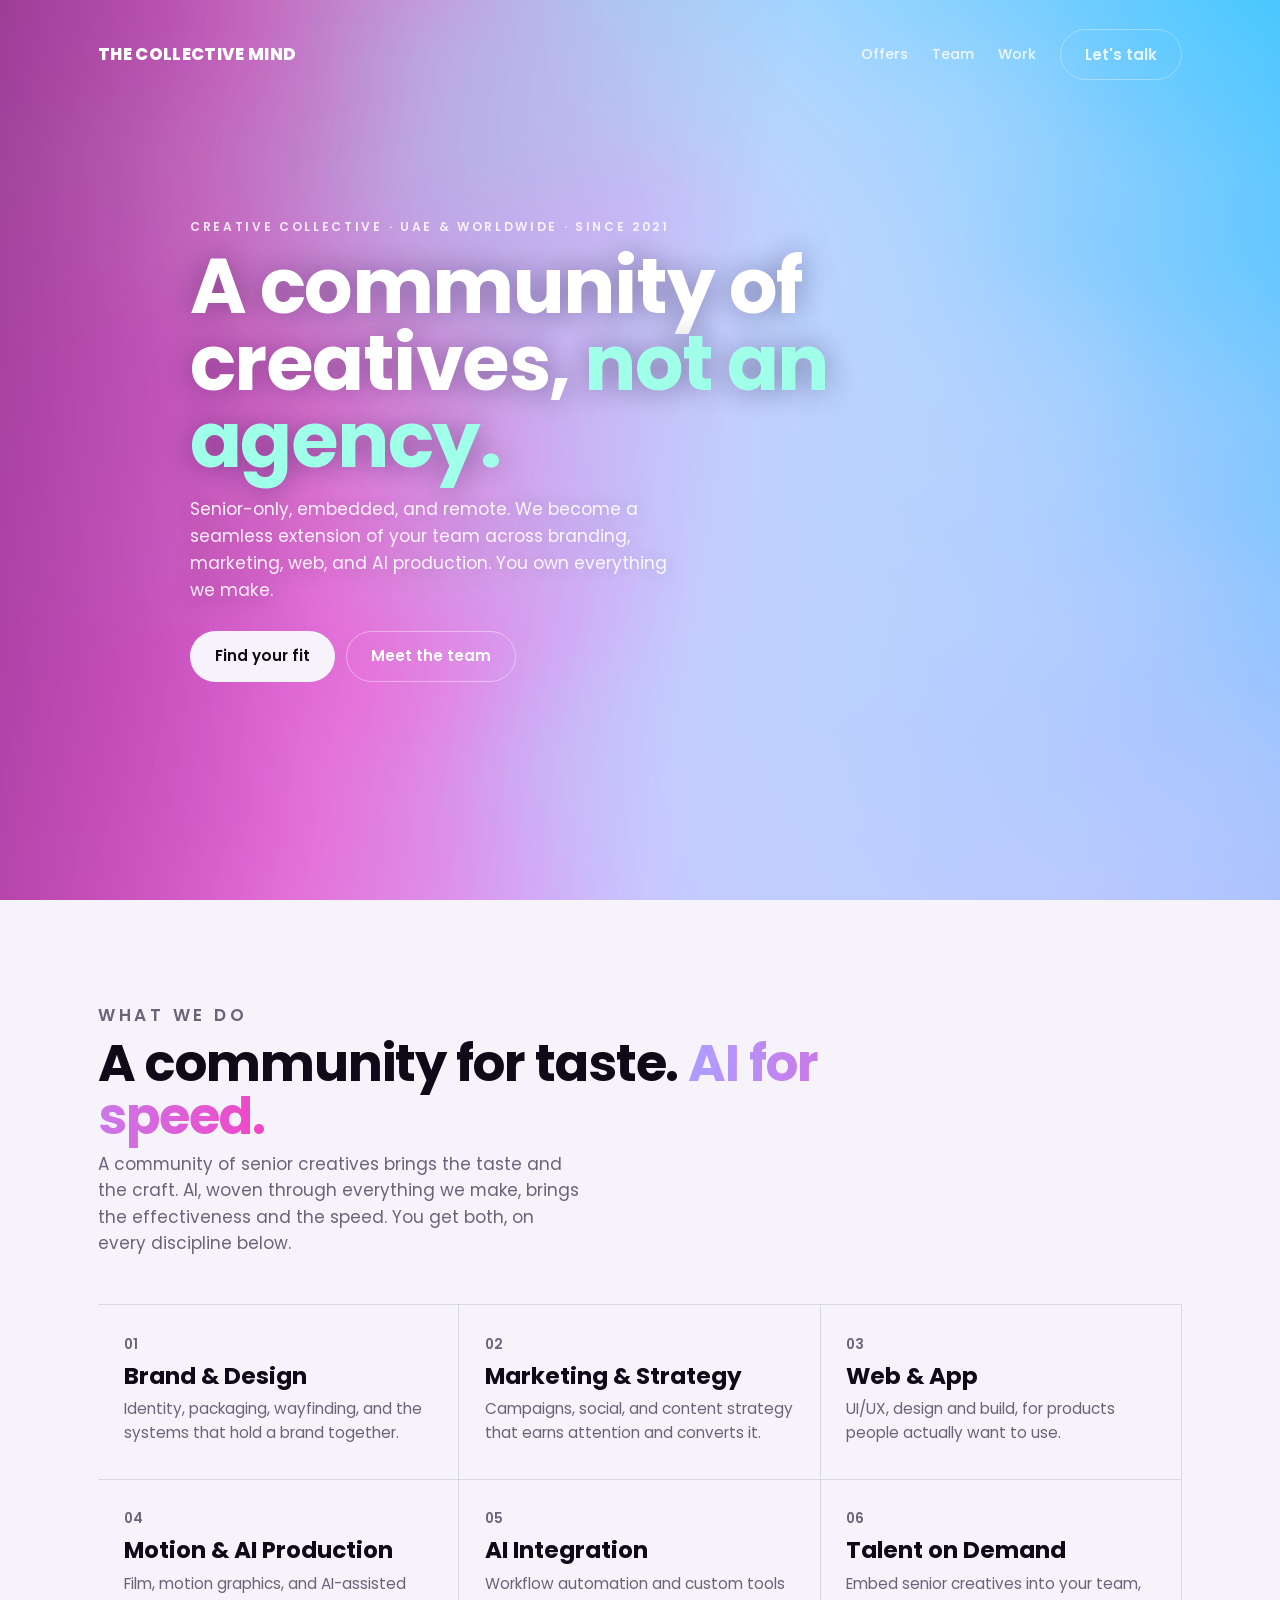
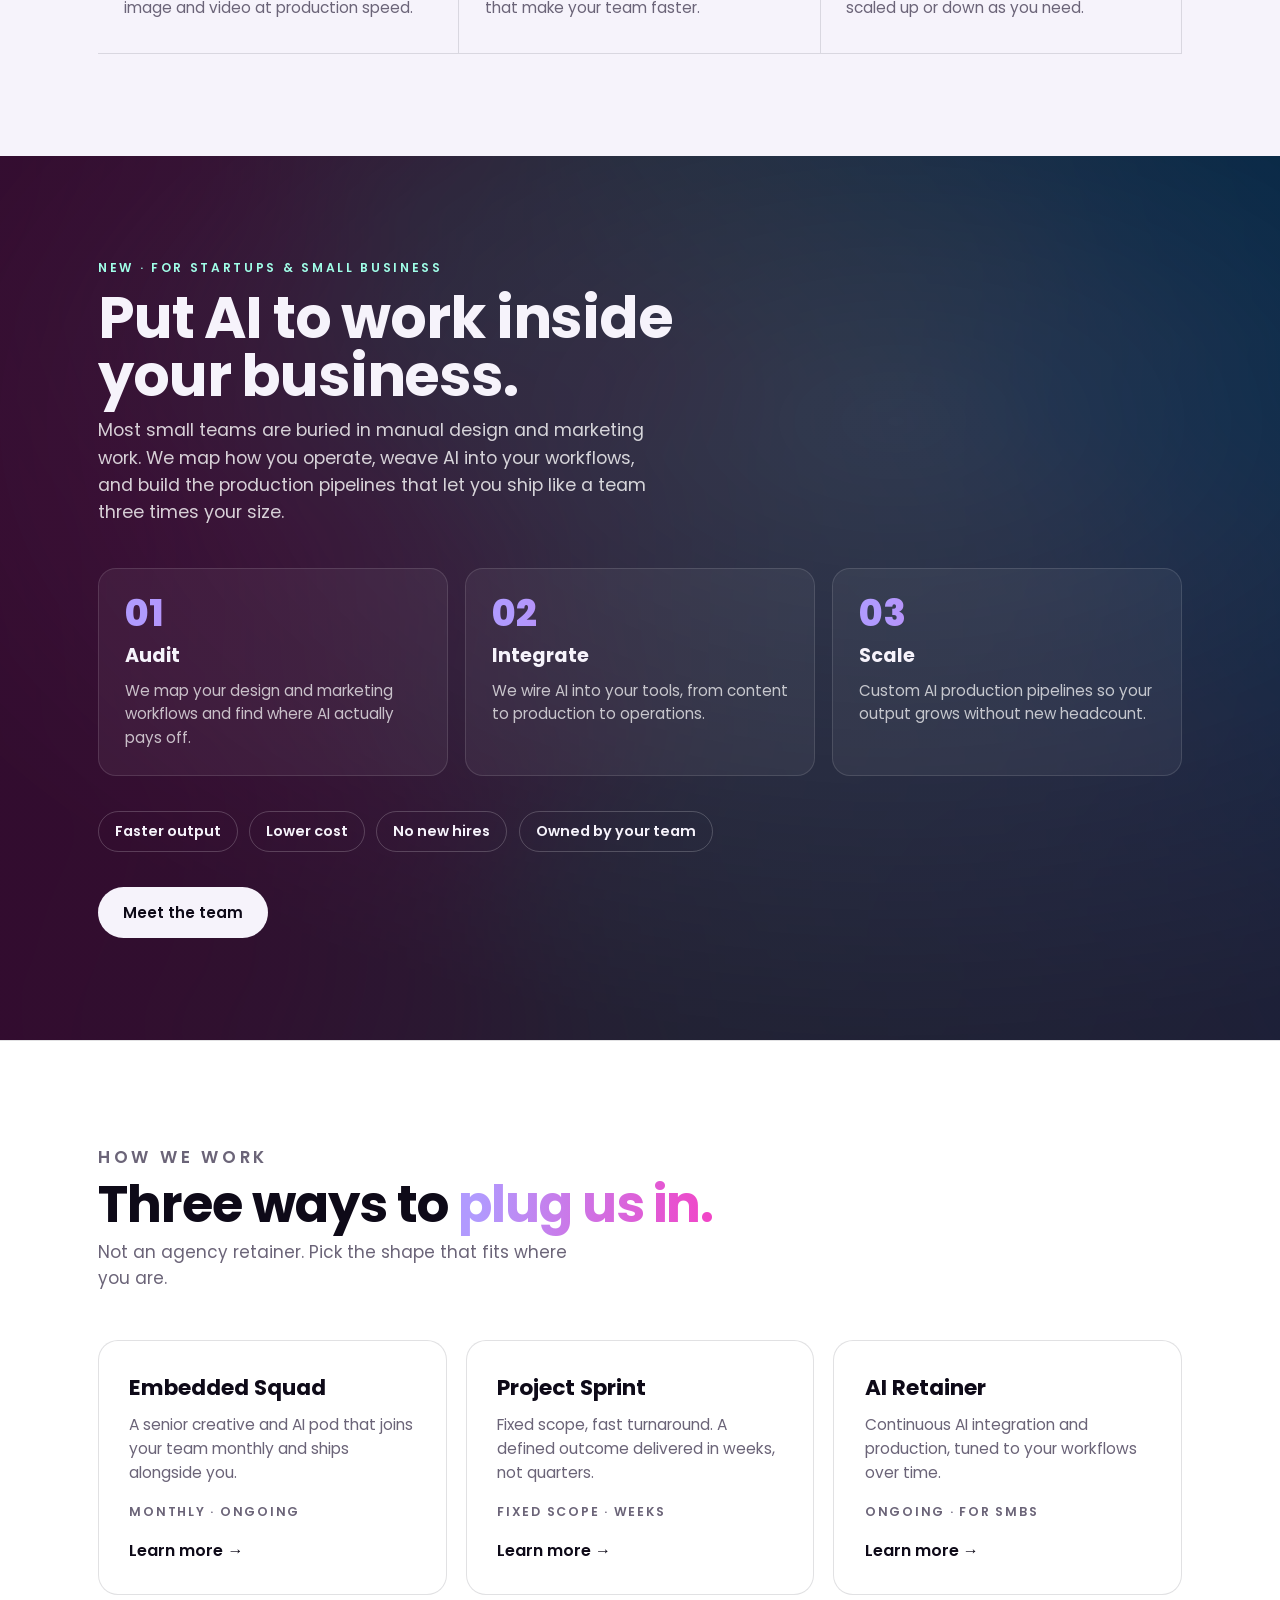
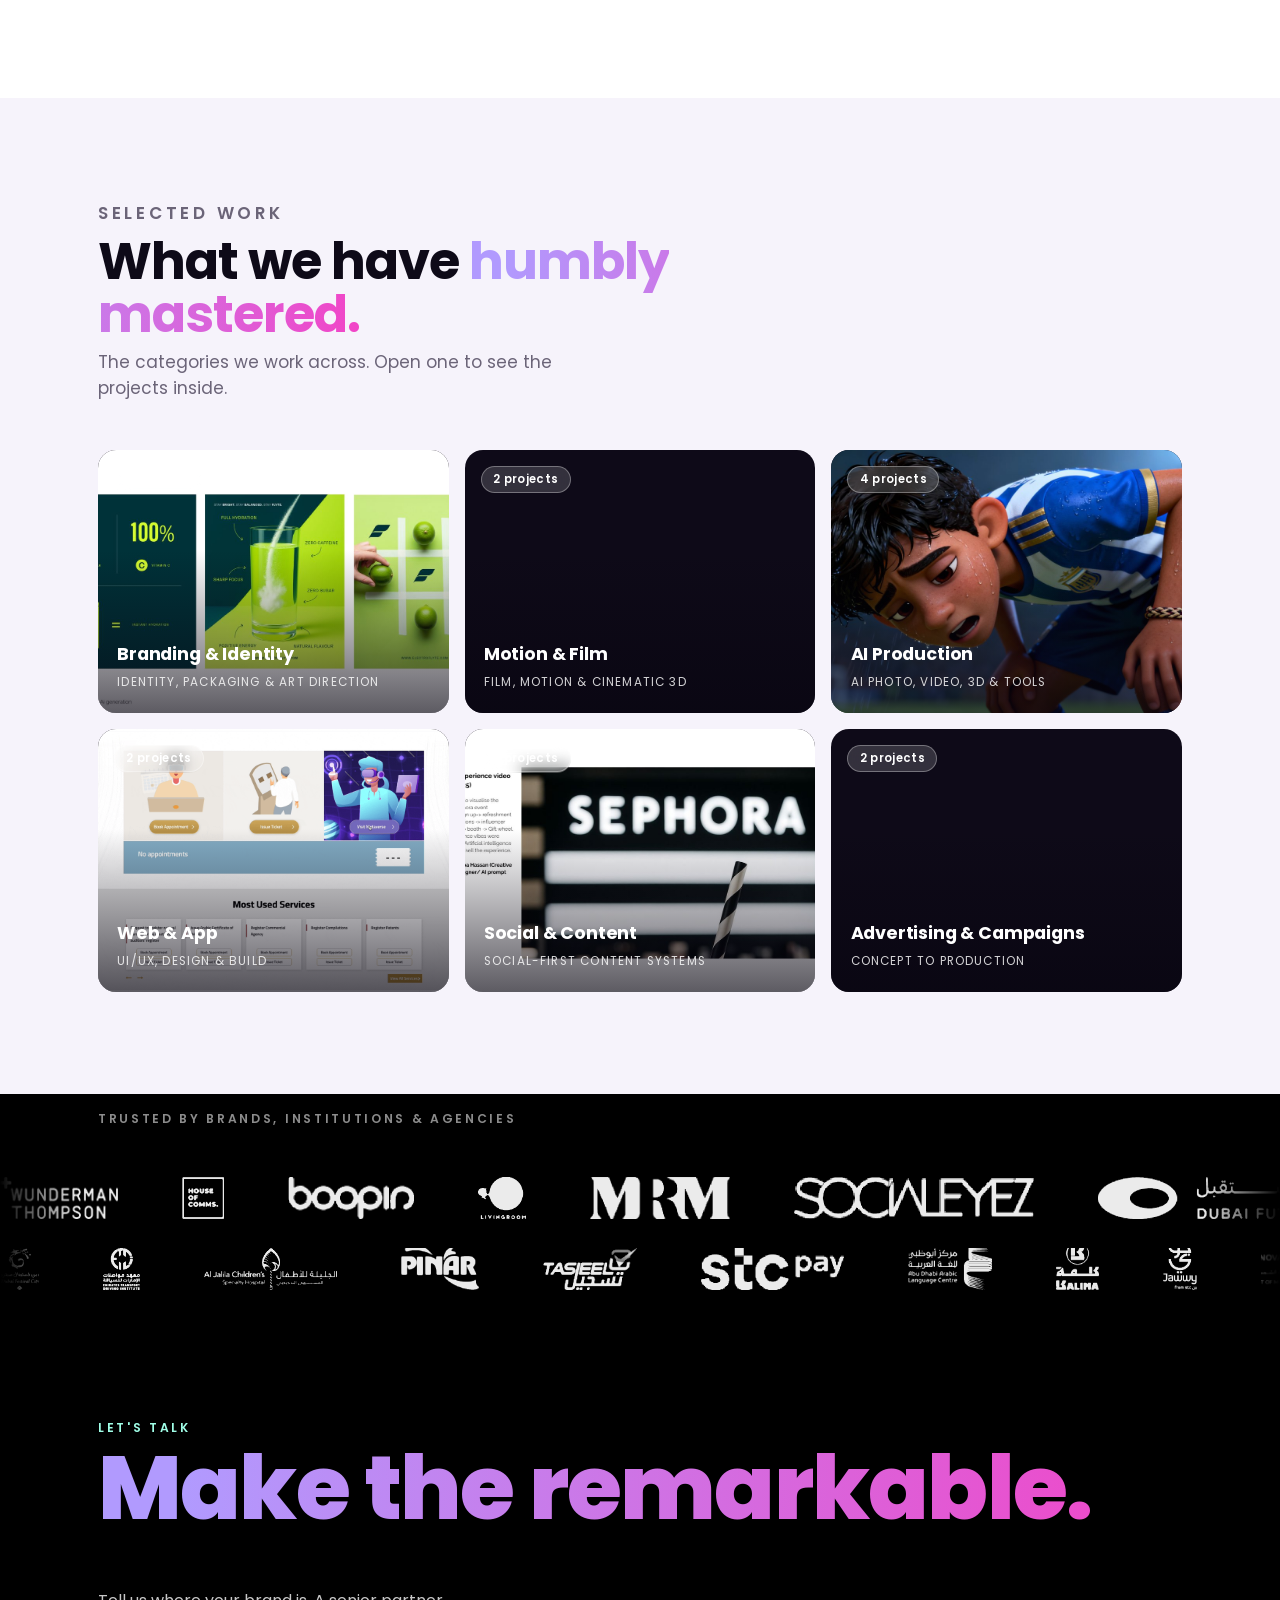
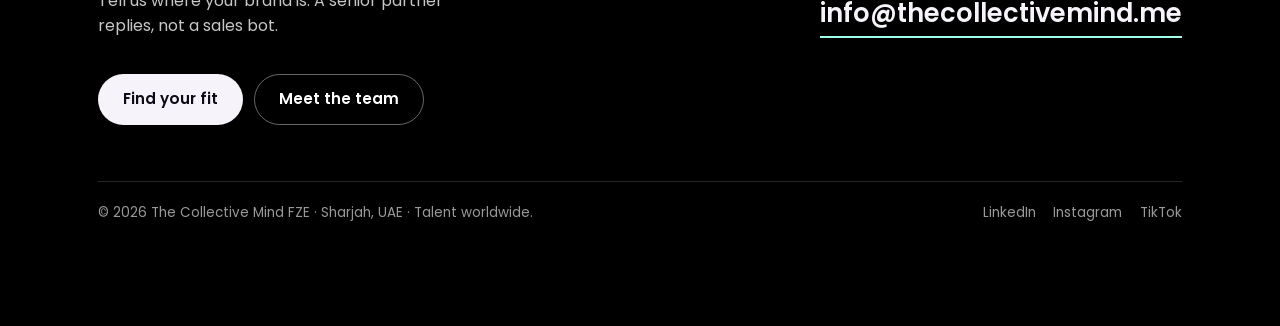
<file: index.html>
<!doctype html>
<html lang="en">
<head>
<meta charset="utf-8" />
<meta name="viewport" content="width=device-width, initial-scale=1" />
<title>The Collective Mind — a senior creative + AI collective in the UAE</title>
<meta name="description" content="A senior-only, embedded creative collective in the UAE. Branding, marketing, web & app, AI production, and custom AI for lean brands and agencies." />
<link rel="preconnect" href="https://fonts.googleapis.com" />
<link rel="preconnect" href="https://fonts.gstatic.com" crossorigin />
<link href="https://fonts.googleapis.com/css2?family=Poppins:wght@300;400;500;600;700;800&family=Roboto:wght@300;400;500;700&display=swap" rel="stylesheet" />
<link rel="stylesheet" href="style.css" />
<style>
  /* hero: design montage behind the gradient (washed) */
  .hero-bg{position:absolute;inset:0;width:100%;height:100%;object-fit:cover;z-index:-3;filter:brightness(.6) saturate(1.1) contrast(1.04)}
  .hero canvas{opacity:.82}
  /* what we do — 6 pillars */
  .pillars{display:grid;grid-template-columns:repeat(3,1fr);gap:0;border-top:1px solid var(--line)}
  @media(max-width:820px){.pillars{grid-template-columns:1fr 1fr}}
  @media(max-width:520px){.pillars{grid-template-columns:1fr}}
  .pillar{padding:1.8rem 1.6rem 2.1rem;border-bottom:1px solid var(--line);border-right:1px solid var(--line);transition:background .3s}
  .pillar:hover{background:var(--paper)}
  .pillar .n{font-family:var(--disp);font-size:.85rem;color:var(--muted);font-weight:600}
  .pillar h3{font-family:var(--disp);font-size:1.45rem;font-weight:700;margin:.55rem 0 .5rem;line-height:1.1}
  .pillar p{color:var(--muted);font-size:.96rem}
  /* AI section (dark) */
  .ai{background:var(--ink);color:var(--paper);position:relative;overflow:hidden}
  .ai .glow{position:absolute;width:55vw;height:55vw;right:-12vw;top:-12vw;border-radius:50%;background:radial-gradient(circle,rgba(242,68,198,.45),transparent 62%);filter:blur(44px);opacity:.5}
  .ai .glow2{position:absolute;width:50vw;height:50vw;left:-14vw;bottom:-20vw;border-radius:50%;background:radial-gradient(circle,rgba(36,171,255,.5),transparent 62%);filter:blur(44px);opacity:.45}
  .ai .wrap{position:relative;z-index:2}
  .ai::after{content:"";position:absolute;inset:0;z-index:1;pointer-events:none;background:radial-gradient(120% 100% at 70% 30%, rgba(8,5,16,.35), rgba(8,5,16,.62) 70%)}
  .ai .eyebrow{color:var(--mint)}
  .ai h2{font-family:var(--disp);font-weight:700;font-size:clamp(2rem,5vw,3.6rem);line-height:1.02;letter-spacing:-.02em;margin:.7rem 0;max-width:18ch}
  .ai .intro{color:rgba(255,255,255,.8);max-width:50ch;font-size:1.1rem;margin-bottom:2.6rem}
  .steps{display:grid;grid-template-columns:repeat(3,1fr);gap:1.1rem}
  @media(max-width:760px){.steps{grid-template-columns:1fr}}
  .step{background:rgba(255,255,255,.05);border:1px solid rgba(255,255,255,.12);border-radius:18px;padding:1.6rem}
  .step .k{font-family:var(--disp);font-size:2.3rem;font-weight:800;line-height:1}
  .step h4{font-family:var(--disp);font-size:1.2rem;margin:.6rem 0 .5rem}
  .step p{color:rgba(255,255,255,.72);font-size:.95rem}
  .chips{display:flex;gap:.7rem;flex-wrap:wrap;margin:2.2rem 0;font-weight:600}
  .chips span{padding:.5rem 1rem;border:1px solid rgba(255,255,255,.2);border-radius:100px;font-size:.9rem}
  /* three ways */
  .models{display:grid;grid-template-columns:repeat(3,1fr);gap:1.2rem}
  @media(max-width:760px){.models{grid-template-columns:1fr}}
  .model{display:flex;flex-direction:column;border:1px solid var(--line);border-radius:20px;padding:1.9rem;background:#fff;transition:transform .4s cubic-bezier(.16,1,.3,1),box-shadow .4s;cursor:pointer}
  .model:hover{transform:translateY(-4px);box-shadow:0 22px 60px rgba(14,10,24,.1)}
  .model .tag{font-family:var(--disp);font-weight:700;font-size:1.35rem;margin-bottom:.5rem}
  .model p{color:var(--muted);font-size:.97rem;margin-bottom:1.1rem;flex:1}
  .model .meta{font-size:.78rem;letter-spacing:.14em;text-transform:uppercase;color:var(--muted);font-weight:600}
  .model .more{margin-top:1.1rem;font-weight:600;color:var(--ink);display:inline-flex;gap:.4rem;transition:gap .3s}
  .model:hover .more{gap:.7rem}
  /* work tiles (clickable) */
  .work{display:grid;grid-template-columns:repeat(3,1fr);gap:1rem}
  @media(max-width:820px){.work{grid-template-columns:1fr 1fr}}
  @media(max-width:520px){.work{grid-template-columns:1fr}}
  .tile{position:relative;display:block;border-radius:18px;overflow:hidden;aspect-ratio:4/3;background:var(--ink);cursor:pointer;transition:transform .5s cubic-bezier(.16,1,.3,1),box-shadow .5s}
  .tile:hover{transform:translateY(-4px);box-shadow:0 24px 60px rgba(14,10,24,.22)}
  .tile img,.tile video{width:100%;height:100%;object-fit:cover;transition:transform .7s cubic-bezier(.16,1,.3,1)}
  .tile:hover img,.tile:hover video{transform:scale(1.07)}
  .tile::after{content:"";position:absolute;inset:0;z-index:1;background:linear-gradient(180deg,rgba(8,5,16,0) 38%,rgba(8,5,16,.82));opacity:.8;transition:opacity .4s}
  .tile:hover::after{opacity:1}
  .tile .cap{position:absolute;inset:auto 0 0 0;padding:1.2rem;color:#fff;z-index:2}
  .tile .cap b{font-family:var(--disp);font-weight:700;font-size:1.1rem;display:block;letter-spacing:-.01em}
  .tile .cap span{font-weight:400;opacity:.82;font-size:.74rem;letter-spacing:.1em;text-transform:uppercase}
  .tile .view{position:absolute;top:1rem;right:1rem;z-index:2;width:40px;height:40px;border-radius:50%;background:rgba(255,255,255,.16);backdrop-filter:blur(8px);border:1px solid rgba(255,255,255,.32);display:flex;align-items:center;justify-content:center;color:#fff;font-size:1.1rem;opacity:0;transform:translateY(-8px) rotate(-20deg);transition:all .45s cubic-bezier(.16,1,.3,1)}
  .tile:hover .view{opacity:1;transform:none}
  .worklink{display:inline-flex;align-items:center;gap:.4rem;margin-top:1.6rem;font-weight:600;color:var(--ink);background:none;border:none;font-family:var(--body);font-size:1rem;cursor:pointer;transition:gap .3s}
  .worklink:hover{gap:.7rem}
  .tile.more{display:none}
  .work.expanded .tile.more{display:block}
  /* work modal */
  .modal{position:fixed;inset:0;z-index:200;display:none;align-items:center;justify-content:center;padding:1.5rem}
  .modal.open{display:flex}
  .modal__bg{position:absolute;inset:0;background:rgba(8,5,16,.82);backdrop-filter:blur(10px)}
  .modal__panel{position:relative;z-index:1;background:var(--ink);color:#fff;border-radius:22px;overflow:hidden;max-width:940px;width:100%;max-height:86vh;display:grid;grid-template-columns:1.25fr 1fr;box-shadow:0 40px 120px rgba(0,0,0,.55);animation:popin .45s cubic-bezier(.16,1,.3,1)}
  @keyframes popin{from{opacity:0;transform:translateY(20px) scale(.98)}to{opacity:1;transform:none}}
  @media(max-width:720px){.modal__panel{grid-template-columns:1fr;max-height:92vh;overflow:auto}}
  .modal__media{background:#000;overflow:hidden;min-height:240px}
  .modal__media img,.modal__media video{width:100%;height:100%;object-fit:cover;max-height:86vh;display:block}
  .modal__body{padding:2.2rem;display:flex;flex-direction:column;gap:.7rem;overflow:auto}
  .modal__cat{font-size:.74rem;letter-spacing:.16em;text-transform:uppercase;color:var(--mint);font-weight:600}
  .modal__title{font-family:var(--disp);font-weight:700;font-size:1.9rem;line-height:1.05}
  .modal__desc{color:rgba(255,255,255,.82);font-size:1.02rem;line-height:1.6}
  .modal__close{position:absolute;top:1rem;right:1rem;z-index:3;width:42px;height:42px;border-radius:50%;border:1px solid rgba(255,255,255,.3);background:rgba(0,0,0,.45);color:#fff;cursor:pointer;font-size:1.1rem;display:flex;align-items:center;justify-content:center;transition:background .3s}
  .modal__close:hover{background:rgba(255,255,255,.18)}
  /* work category tiles + category modal */
  .cat-count{position:absolute;top:1rem;left:1rem;z-index:2;font-size:.72rem;font-weight:600;letter-spacing:.03em;background:rgba(255,255,255,.16);backdrop-filter:blur(8px);border:1px solid rgba(255,255,255,.32);color:#fff;padding:.25rem .7rem;border-radius:100px}
  .catpanel{position:relative;z-index:1;background:var(--ink);color:#fff;border-radius:22px;max-width:1040px;width:100%;max-height:88vh;overflow:auto;padding:clamp(1.4rem,3vw,2.2rem);box-shadow:0 40px 120px rgba(0,0,0,.55);animation:popin .45s cubic-bezier(.16,1,.3,1)}
  .catpanel .modal__cat{color:var(--mint)}
  .catpanel h3{font-family:var(--disp);font-weight:700;font-size:clamp(1.5rem,3.4vw,2.2rem);line-height:1.05;margin:.2rem 0 1.4rem}
  .catgal{display:grid;grid-template-columns:repeat(3,1fr);gap:1rem}
  @media(max-width:760px){.catgal{grid-template-columns:1fr 1fr}}
  @media(max-width:480px){.catgal{grid-template-columns:1fr}}
  /* black clients logos — uniform grid (transparent logos, one consistent black) */
  .clients-logos{background:#000;color:#fff;overflow:hidden;padding-top:1rem;padding-bottom:3.6rem}
  .clients-logos + .contact{padding-top:4.5rem}
  .clients-logos .eyebrow{color:rgba(255,255,255,.55)}
  .logo-marquee + .logo-marquee{margin-top:1.8rem}
  .logo-marquee{overflow:hidden;margin-top:3rem;-webkit-mask-image:linear-gradient(90deg,transparent,#000 6%,#000 94%,transparent);mask-image:linear-gradient(90deg,transparent,#000 6%,#000 94%,transparent)}
  .logo-row{display:flex;gap:clamp(2.5rem,5vw,5rem);align-items:center;width:max-content;animation:logoscroll 70s linear infinite}
  .logo-row.rev{animation-direction:reverse;animation-duration:64s}
  /* logos are transparent PNGs now — no background, they blend straight onto black */
  .logo-row img{height:42px;width:auto;display:block;opacity:.92;flex:none;filter:grayscale(1) brightness(1.4)}
  .clients-logos:hover .logo-row{animation-play-state:paused}
  @keyframes logoscroll{to{transform:translateX(-50%)}}
</style>
</head>
<body>

<!-- NAV + HERO -->
<header class="hero hero--full">
  <video class="hero-bg" src="work/montage.mp4" autoplay muted loop playsinline aria-hidden="true"></video>
  <canvas data-gradient aria-hidden="true"></canvas>
  <nav class="nav"><div class="wrap">
    <div class="mark">THE COLLECTIVE MIND</div>
    <div class="nav-links">
      <a href="offers.html">Offers</a>
      <a href="agents.html">Team</a>
      <a href="#work">Work</a>
      <a href="contact.html?topic=general" class="btn btn--lghost cta">Let's talk</a>
    </div>
  </div></nav>
  <div class="wrap">
    <p class="eyebrow" style="color:rgba(255,255,255,.85)">Creative collective · UAE &amp; worldwide · since 2021</p>
    <h1>A community of creatives, <span class="b">not an agency.</span></h1>
    <p class="lede">Senior-only, embedded, and remote. We become a seamless extension of your team across branding, marketing, web, and AI production. You own everything we make.</p>
    <div class="hero-cta">
      <a href="offers.html" class="btn btn--light">Find your fit</a>
      <a href="agents.html" class="btn btn--lghost">Meet the team</a>
    </div>
  </div>
</header>

<!-- WHAT WE DO (6 pillars) -->
<section id="do">
  <div class="wrap">
    <div class="sec-head rv">
      <p class="eyebrow">What we do</p>
      <h2>A community for taste. <span class="grad-text">AI for speed.</span></h2>
      <p>A community of senior creatives brings the taste and the craft. AI, woven through everything we make, brings the effectiveness and the speed. You get both, on every discipline below.</p>
    </div>
    <div class="pillars rv">
      <div class="pillar"><div class="n">01</div><h3>Brand &amp; Design</h3><p>Identity, packaging, wayfinding, and the systems that hold a brand together.</p></div>
      <div class="pillar"><div class="n">02</div><h3>Marketing &amp; Strategy</h3><p>Campaigns, social, and content strategy that earns attention and converts it.</p></div>
      <div class="pillar"><div class="n">03</div><h3>Web &amp; App</h3><p>UI/UX, design and build, for products people actually want to use.</p></div>
      <div class="pillar"><div class="n">04</div><h3>Motion &amp; AI Production</h3><p>Film, motion graphics, and AI-assisted image and video at production speed.</p></div>
      <div class="pillar"><div class="n">05</div><h3>AI Integration</h3><p>Workflow automation and custom tools that make your team faster.</p></div>
      <div class="pillar"><div class="n">06</div><h3>Talent on Demand</h3><p>Embed senior creatives into your team, scaled up or down as you need.</p></div>
    </div>
  </div>
</section>

<!-- PUT AI TO WORK -->
<section class="ai" id="ai">
  <canvas class="dark-canvas" data-gradient-dark aria-hidden="true"></canvas>
  <div class="wrap">
    <div class="rv">
      <p class="eyebrow">New · for startups &amp; small business</p>
      <h2>Put AI to work inside your business.</h2>
      <p class="intro">Most small teams are buried in manual design and marketing work. We map how you operate, weave AI into your workflows, and build the production pipelines that let you ship like a team three times your size.</p>
    </div>
    <div class="steps rv">
      <div class="step"><div class="k grad-text">01</div><h4>Audit</h4><p>We map your design and marketing workflows and find where AI actually pays off.</p></div>
      <div class="step"><div class="k grad-text">02</div><h4>Integrate</h4><p>We wire AI into your tools, from content to production to operations.</p></div>
      <div class="step"><div class="k grad-text">03</div><h4>Scale</h4><p>Custom AI production pipelines so your output grows without new headcount.</p></div>
    </div>
    <div class="chips rv"><span>Faster output</span><span>Lower cost</span><span>No new hires</span><span>Owned by your team</span></div>
    <a href="agents.html" class="btn btn--light rv">Meet the team</a>
  </div>
</section>

<!-- THREE WAYS TO PLUG US IN -->
<section id="how" style="background:#fff;border-top:1px solid var(--line)">
  <div class="wrap">
    <div class="sec-head rv">
      <p class="eyebrow">How we work</p>
      <h2>Three ways to <span class="grad-text">plug us in.</span></h2>
      <p>Not an agency retainer. Pick the shape that fits where you are.</p>
    </div>
    <div class="models rv">
      <a class="model" href="offers.html#embedded"><div class="tag">Embedded Squad</div><p>A senior creative and AI pod that joins your team monthly and ships alongside you.</p><div class="meta">Monthly · ongoing</div><div class="more">Learn more →</div></a>
      <a class="model" href="offers.html#sprint"><div class="tag">Project Sprint</div><p>Fixed scope, fast turnaround. A defined outcome delivered in weeks, not quarters.</p><div class="meta">Fixed scope · weeks</div><div class="more">Learn more →</div></a>
      <a class="model" href="offers.html#retainer"><div class="tag">AI Retainer</div><p>Continuous AI integration and production, tuned to your workflows over time.</p><div class="meta">Ongoing · for SMBs</div><div class="more">Learn more →</div></a>
    </div>
  </div>
</section>

<!-- SELECTED WORK (real media) -->
<section id="work">
  <div class="wrap">
    <div class="sec-head rv">
      <p class="eyebrow">Selected work</p>
      <h2>What we have <span class="grad-text">humbly mastered.</span></h2>
      <p>The categories we work across. Open one to see the projects inside.</p>
    </div>
    <div class="work cats rv" id="catGrid"></div>
  </div>
</section>

<!-- CLIENTS (moving logo banner on black) -->
<section class="clients-logos">
  <div class="wrap rv">
    <p class="eyebrow">Trusted by brands, institutions &amp; agencies</p>
  </div>
  <div class="logo-marquee"><div class="logo-row" id="lrow1"></div></div>
  <div class="logo-marquee"><div class="logo-row rev" id="lrow2"></div></div>
</section>

<!-- CONTACT -->
<section class="contact" id="contact">
  <div class="wrap rv">
    <p class="eyebrow" style="color:var(--mint)">Let's talk</p>
    <h2 class="grad-text">Make the remarkable.</h2>
    <div class="row">
      <p style="max-width:36ch;color:rgba(255,255,255,.78)">Tell us where your brand is. A senior partner replies, not a sales bot.</p>
      <a href="contact.html?topic=general" class="email">info@thecollectivemind.me</a>
    </div>
    <div class="cta-row">
      <a href="offers.html" class="btn btn--light">Find your fit</a>
      <a href="agents.html" class="btn btn--lghost">Meet the team</a>
    </div>
    <div class="foot">
      <div>© 2026 The Collective Mind FZE · Sharjah, UAE · Talent worldwide.</div>
      <div class="socials"><a href="#">LinkedIn</a><a href="#">Instagram</a><a href="#">TikTok</a></div>
    </div>
  </div>
</section>

<!-- CATEGORY MODAL (gallery of projects in a category) -->
<div class="modal" id="catModal" aria-hidden="true" role="dialog">
  <div class="modal__bg" data-cclose></div>
  <div class="catpanel">
    <button class="modal__close" data-cclose aria-label="Close">✕</button>
    <div class="modal__cat" id="cmCat"></div>
    <h3 id="cmTitle"></h3>
    <div class="catgal" id="cmGal"></div>
  </div>
</div>

<!-- WORK MODAL -->
<div class="modal" id="workModal" aria-hidden="true" role="dialog">
  <div class="modal__bg" data-close></div>
  <div class="modal__panel">
    <button class="modal__close" data-close aria-label="Close">✕</button>
    <div class="modal__media" id="mMedia"></div>
    <div class="modal__body">
      <div class="modal__cat" id="mCat"></div>
      <h3 class="modal__title" id="mTitle"></h3>
      <p class="modal__desc" id="mDesc"></p>
    </div>
  </div>
</div>

<script>
(function(){
  var P={
    creativedubai:{t:'Creative Dubai',s:'Film · Campaign',m:'work/creative-dubai-1.mp4',d:"An art-direction film for Creative Dubai that asks what makes a masterpiece, layering classical painting and sculpture with motion and Arabic typography."},
    asus:{t:'ASUS',s:'Tech · Advertising',m:'work/asus.mp4',d:"A product launch film for ASUS: clean hero shots, reflections and motion built to make the hardware the story."},
    gulfood:{t:'Gulfood',s:'Event · Campaign',m:'work/gulfood.mp4',d:"Event film and content for Gulfood, the region's largest food and beverage trade show, capturing the scale and energy of the floor."},
    swamp:{t:'Swamp of Heroes',s:'Motion · 3D · Game',m:'work/swamp.mp4',d:"A 3D environment and cinematic lighting study for a game world, from set dressing to mood and atmosphere."},
    yallaplay:{t:'YallaPlay',s:'App · Gaming',m:'work/yallaplay.mp4',d:"Launch motion and identity for YallaPlay's Arneeb Masters, a gaming property built to feel competitive and premium."},
    analytics:{t:'Integrated tech & AI',s:'AI solutions',m:'work/analytics.gif',d:"A live social-analytics dashboard: the integrated tools we build so a lean team can track brand performance across channels and AI search."},
    sephora:{t:'Sephora',s:'Retail · Social',m:'work/gs_sephora.jpg',d:"A social-first content system for Sephora: one consistent visual language across formats and campaigns."},
    cuisine:{t:'Cuisine',s:'Food · Photography',m:'work/gs_cuisine.jpg',d:"AI-assisted food photography: appetising hero imagery generated and finished without a studio shoot."},
    launch:{t:'Product launch',s:'Branding · Identity',m:'work/gs_launch.jpg',d:"Brand identity and packaging for a vitamin product launch, from logo and system through to on-pack and launch comms."},
    tourism:{t:'Destinations',s:'Tourism · Campaign',m:'work/gs_tourism.jpg',d:"The World's Coolest Winter tourism campaign for the UAE: bilingual art direction across digital and out-of-home."},
    alnaser:{t:'Alnaser',s:'AI Production · 3D',m:'work/alnaser1.jpg',d:"Pixar-style AI characters for a sports property, designed, generated and art-directed as one consistent cast."},
    fitness:{t:'Fitness',s:'Editorial · Brand',m:'work/gs_fitness.jpg',d:"Identity and wayfinding for GOAL, an indoor football arena: signage and environmental branding."},
    hospitality:{t:'Hospitality',s:'Brand · Art direction',m:'work/gs_hospitality.jpg',d:"Brand identity and art direction for a hospitality concept, from logo to uniforms and social."},
    restaurant:{t:'Restaurant',s:'Food · Social',m:'work/gs_restaurant.jpg',d:"AI food photography and social content for a restaurant: a full menu shot without a single plate leaving the kitchen."},
    holofair:{t:'Holofair',s:'UI/UX · Web & App',m:'work/holofair.gif',d:"UI/UX for Holofair, an XR collaboration platform: chat, profiles and settings designed as a system."},
    identity:{t:'Identity in motion',s:'Branding',m:'work/identity-motion.gif',d:"An animated brand identity: the logo and system brought to life for screens and social."}
  };
  var CATS=[
    {n:'Branding & Identity',k:'Identity, packaging & art direction',c:'launch',items:['launch','hospitality','fitness','identity']},
    {n:'Motion & Film',k:'Film, motion & cinematic 3D',c:'creativedubai',items:['creativedubai','swamp']},
    {n:'AI Production',k:'AI photo, video, 3D & tools',c:'alnaser',items:['alnaser','cuisine','restaurant','analytics']},
    {n:'Web & App',k:'UI/UX, design & build',c:'holofair',items:['holofair','yallaplay']},
    {n:'Social & Content',k:'Social-first content systems',c:'sephora',items:['sephora','tourism']},
    {n:'Advertising & Campaigns',k:'Concept to production',c:'asus',items:['asus','gulfood']}
  ];
  function media(p){return /\.(mp4|webm|mov)$/i.test(p.m)?'<video src="'+p.m+'" autoplay muted loop playsinline></video>':'<img src="'+p.m+'" alt="'+p.t+'" loading="lazy"/>';}
  function tile(p,key,badge){return '<a class="tile" href="#" data-k="'+key+'">'+media(p)+(badge?'<span class="cat-count">'+badge+'</span>':'')+'<div class="view">↗</div><div class="cap"><b>'+p.t+'</b><span>'+p.s+'</span></div></a>';}

  // category tiles
  var grid=document.getElementById('catGrid');
  grid.innerHTML=CATS.map(function(cat){return '<a class="tile" href="#" data-cat="'+cat.n+'">'+media(P[cat.c])+'<span class="cat-count">'+cat.items.length+' projects</span><div class="view">↗</div><div class="cap"><b>'+cat.n+'</b><span>'+cat.k+'</span></div></a>';}).join('');

  // project modal
  var modal=document.getElementById('workModal'),mMedia=document.getElementById('mMedia'),mCat=document.getElementById('mCat'),mTitle=document.getElementById('mTitle'),mDesc=document.getElementById('mDesc');
  function openProject(p){mMedia.innerHTML=media(p);mTitle.textContent=p.t;mCat.textContent=p.s;mDesc.textContent=p.d;modal.classList.add('open');modal.setAttribute('aria-hidden','false');document.body.style.overflow='hidden';}
  function closeProject(){modal.classList.remove('open');modal.setAttribute('aria-hidden','true');mMedia.innerHTML='';document.body.style.overflow=cmodal.classList.contains('open')?'hidden':'';}

  // category modal (project gallery)
  var cmodal=document.getElementById('catModal'),cmCat=document.getElementById('cmCat'),cmTitle=document.getElementById('cmTitle'),cmGal=document.getElementById('cmGal');
  function openCat(cat){cmCat.textContent=cat.items.length+' projects';cmTitle.textContent=cat.n;cmGal.innerHTML=cat.items.map(function(k){return tile(P[k],k,0);}).join('');cmGal.querySelectorAll('.tile').forEach(function(t){t.setAttribute('href','project.html?id='+t.getAttribute('data-k'));});cmodal.classList.add('open');cmodal.setAttribute('aria-hidden','false');document.body.style.overflow='hidden';}
  function closeCat(){cmodal.classList.remove('open');cmodal.setAttribute('aria-hidden','true');if(!modal.classList.contains('open'))document.body.style.overflow='';}

  grid.querySelectorAll('.tile').forEach(function(t){t.addEventListener('click',function(e){e.preventDefault();var c=CATS.filter(function(x){return x.n===t.getAttribute('data-cat');})[0];if(c)openCat(c);});});
  modal.querySelectorAll('[data-close]').forEach(function(c){c.addEventListener('click',closeProject);});
  cmodal.querySelectorAll('[data-cclose]').forEach(function(c){c.addEventListener('click',closeCat);});
  document.addEventListener('keydown',function(e){if(e.key==='Escape'){if(modal.classList.contains('open'))closeProject();else if(cmodal.classList.contains('open'))closeCat();}});

  // moving logo banner: two rows, each duplicated for a seamless loop
  function row(el,from,to){if(!el)return;var h='';for(var pass=0;pass<2;pass++){for(var i=from;i<=to;i++){var n=('0'+i).slice(-2);h+='<img src="work/logos/logo'+n+'.png" alt="" loading="lazy"/>';}}el.innerHTML=h;}
  row(document.getElementById('lrow1'),1,17);
  row(document.getElementById('lrow2'),18,34);
})();
</script>
<script src="gradient.js"></script>
</body>
</html>
</file>
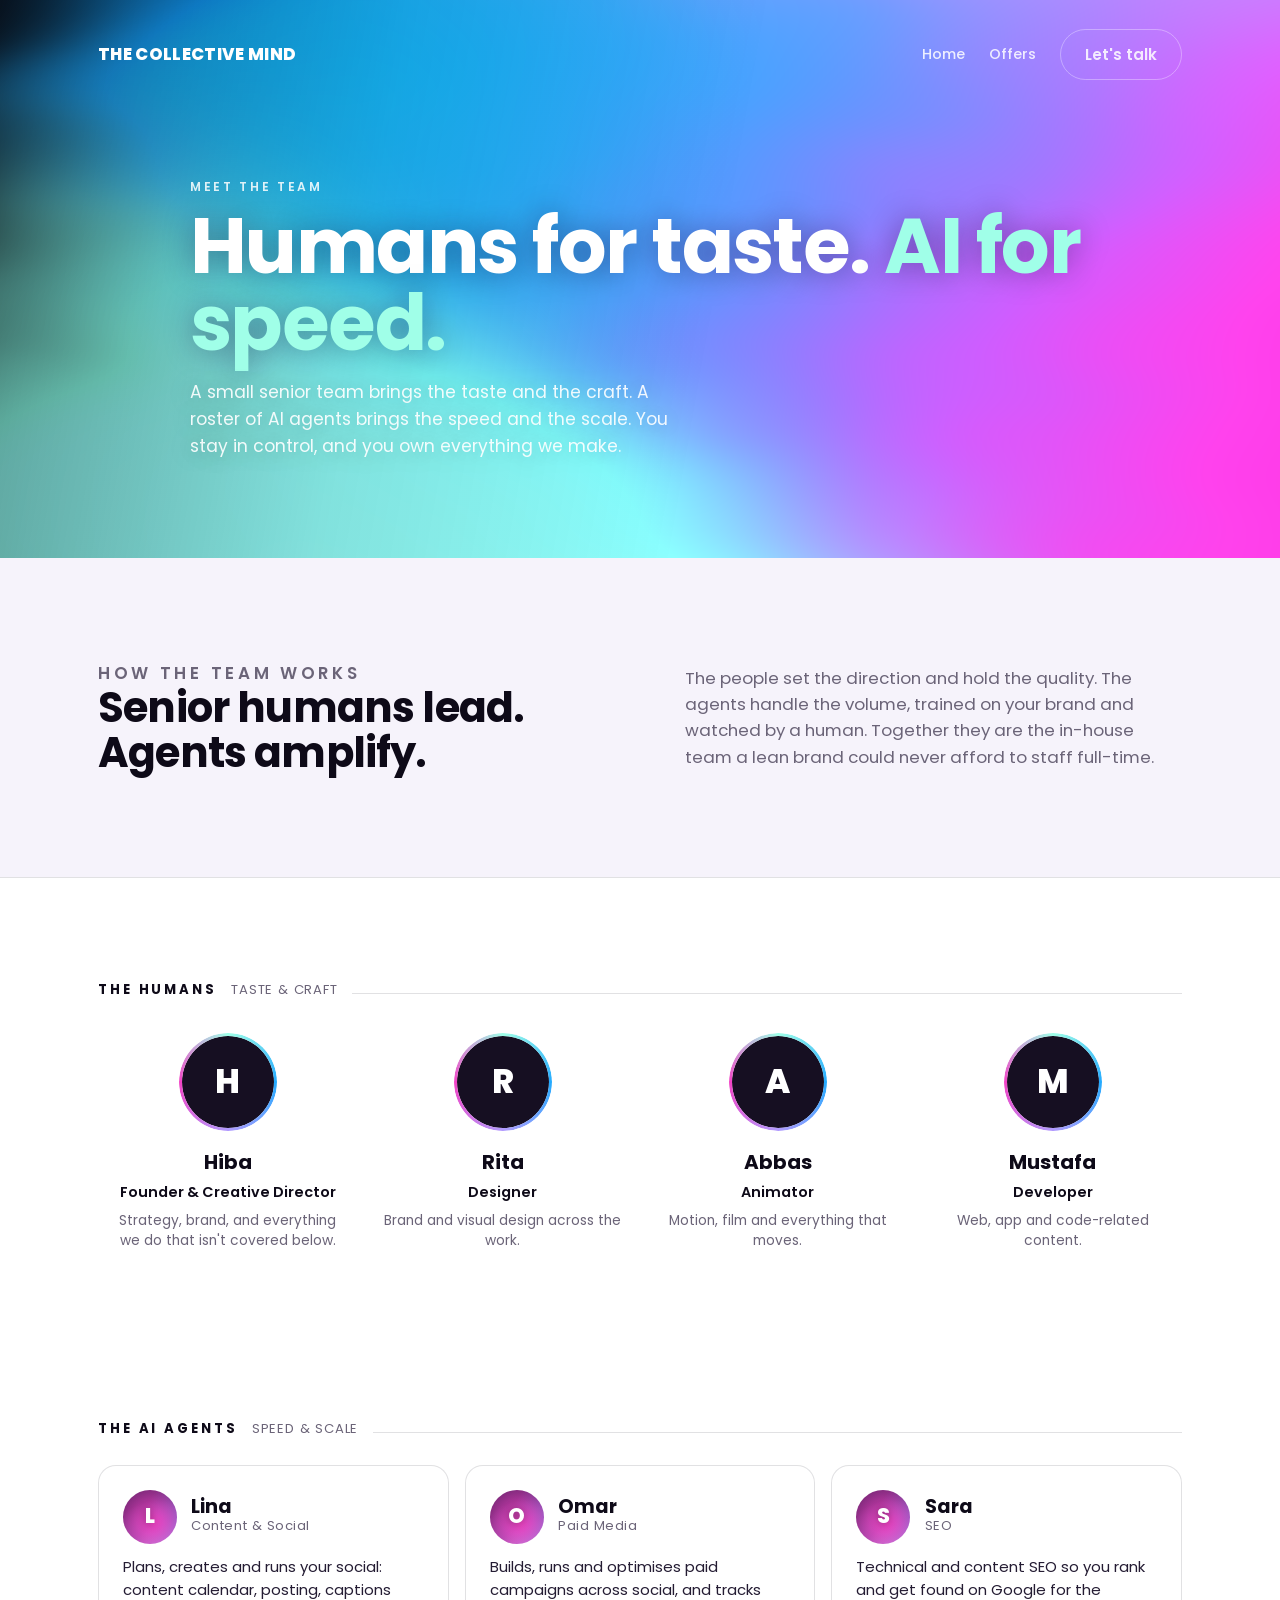
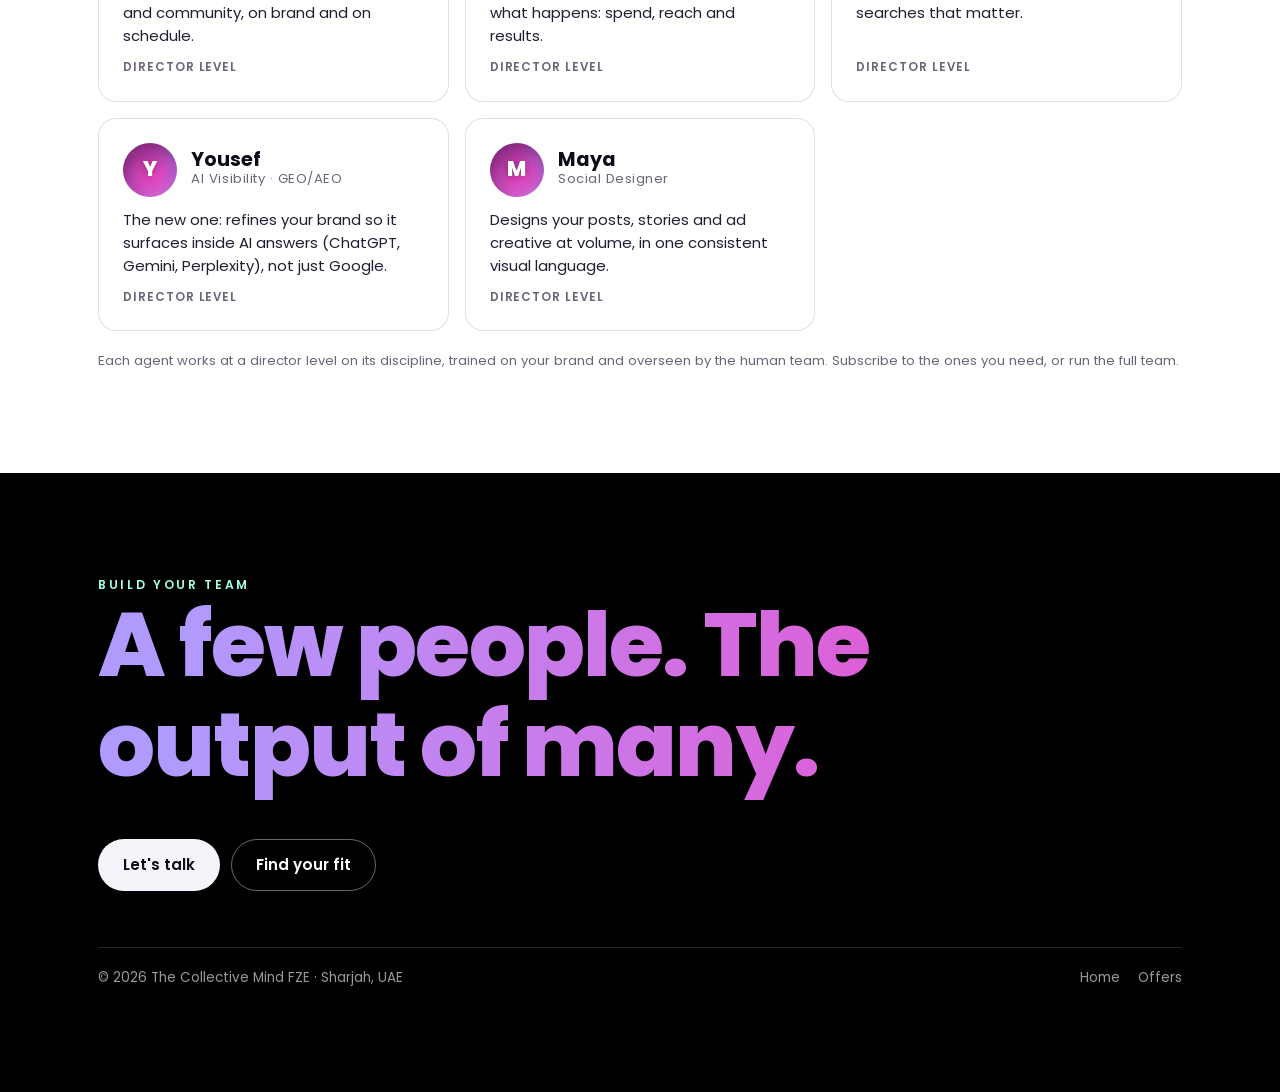
<file: agents.html>
<!doctype html>
<html lang="en">
<head>
<meta charset="utf-8" />
<meta name="viewport" content="width=device-width, initial-scale=1" />
<title>Meet the team — humans for taste, AI for speed | The Collective Mind</title>
<meta name="description" content="The people and the AI agents behind The Collective Mind. Senior humans bring the taste and craft, AI agents bring the speed and scale. You own everything we make." />
<link rel="preconnect" href="https://fonts.googleapis.com" />
<link rel="preconnect" href="https://fonts.gstatic.com" crossorigin />
<link href="https://fonts.googleapis.com/css2?family=Poppins:wght@300;400;500;600;700;800&family=Roboto:wght@300;400;500;700&display=swap" rel="stylesheet" />
<link rel="stylesheet" href="style.css" />
<style>
  .intro{display:grid;grid-template-columns:1.1fr 1fr;gap:2.5rem;align-items:center}
  @media(max-width:760px){.intro{grid-template-columns:1fr}}
  .intro h2{font-family:var(--disp);font-weight:700;font-size:clamp(1.7rem,3.8vw,2.6rem);letter-spacing:-.02em;line-height:1.06}
  .intro p{color:var(--muted);font-size:1.05rem}
  /* group label */
  .grp{display:flex;align-items:baseline;gap:.9rem;margin:0 0 1.6rem;font-family:var(--disp);font-weight:700;font-size:.82rem;letter-spacing:.22em;text-transform:uppercase}
  .grp em{font-style:normal;font-weight:400;letter-spacing:.06em;color:var(--muted)}
  .grp::after{content:"";flex:1;height:1px;background:var(--line)}
  /* humans */
  .humans{display:grid;grid-template-columns:repeat(auto-fit,minmax(200px,1fr));gap:1.4rem 1rem;margin-bottom:3.5rem}
  .human{text-align:center;padding:.6rem}
  .human .av{width:92px;height:92px;border-radius:50%;margin:0 auto 1.2rem;display:flex;align-items:center;justify-content:center;font-family:var(--disp);font-weight:800;font-size:2.1rem;color:#fff;background:#160f22;position:relative}
  /* rotating gradient ring */
  .human .av::before{content:"";position:absolute;inset:-3px;border-radius:50%;padding:3px;background:conic-gradient(from 0deg,var(--mint),var(--blue),var(--violet),var(--magenta),var(--mint));-webkit-mask:linear-gradient(#fff 0 0) content-box,linear-gradient(#fff 0 0);-webkit-mask-composite:xor;mask-composite:exclude;animation:ringspin 4.5s linear infinite}
  /* rotating glow behind the avatar */
  .human .av::after{content:"";position:absolute;inset:-9px;border-radius:50%;z-index:-1;background:conic-gradient(from 0deg,var(--mint),var(--blue),var(--violet),var(--magenta),var(--mint));filter:blur(12px);opacity:.6;animation:ringspin 4.5s linear infinite}
  @keyframes ringspin{to{transform:rotate(360deg)}}
  @media(prefers-reduced-motion:reduce){.human .av::before,.human .av::after{animation:none}}
  .human .nm{font-family:var(--disp);font-weight:700;font-size:1.25rem}
  .human .role{color:var(--ink);font-weight:600;font-size:.9rem;margin-top:.2rem}
  .human .note{color:var(--muted);font-size:.86rem;margin-top:.45rem;line-height:1.45}
  /* agents */
  .roster{display:grid;grid-template-columns:repeat(auto-fill,minmax(290px,1fr));gap:1rem}
  .agent{border:1px solid var(--line);border-radius:18px;padding:1.5rem;background:#fff;display:flex;flex-direction:column;gap:.7rem;transition:transform .4s,box-shadow .4s}
  .agent:hover{transform:translateY(-3px);box-shadow:0 18px 50px rgba(14,10,24,.1)}
  .agent .top{display:flex;align-items:center;gap:.9rem}
  .orb{width:54px;height:54px;border-radius:50%;flex-shrink:0;display:flex;align-items:center;justify-content:center;
    font-family:var(--disp);font-weight:800;color:#fff;font-size:1.3rem;text-shadow:0 1px 8px rgba(0,0,0,.45);
    background:
      radial-gradient(circle at 28% 30%, #f244c6, transparent 56%),
      radial-gradient(circle at 74% 34%, #24abff, transparent 56%),
      radial-gradient(circle at 52% 80%, #a0ffe8, transparent 56%),
      radial-gradient(circle at 36% 62%, #b19afe, transparent 60%),
      #281643;
    background-size:200% 200%;animation:orbflow 7s ease-in-out infinite}
  @keyframes orbflow{0%{background-position:0% 50%}25%{background-position:100% 0%}50%{background-position:100% 100%}75%{background-position:0% 100%}100%{background-position:0% 50%}}
  .agent:nth-of-type(2) .orb{animation-delay:-1.4s}
  .agent:nth-of-type(3) .orb{animation-delay:-2.8s}
  .agent:nth-of-type(4) .orb{animation-delay:-4.2s}
  .agent:nth-of-type(5) .orb{animation-delay:-1s}
  @media(prefers-reduced-motion:reduce){.orb{animation:none}}
  .agent .nm{font-family:var(--disp);font-weight:700;font-size:1.2rem;line-height:1}
  .agent .role{color:var(--muted);font-size:.82rem;letter-spacing:.04em}
  .agent .desc{color:#241c33;font-size:.93rem;flex:1}
  .agent .ft{display:flex;justify-content:space-between;align-items:center;gap:.5rem;flex-wrap:wrap}
  .tier{font-size:.74rem;color:var(--muted);font-weight:600;letter-spacing:.08em;text-transform:uppercase}
</style>
</head>
<body>

<header class="hero hero--band">
  <canvas data-gradient aria-hidden="true"></canvas>
  <nav class="nav"><div class="wrap">
    <div class="mark"><a href="index.html">THE COLLECTIVE MIND</a></div>
    <div class="nav-links"><a href="index.html">Home</a><a href="offers.html">Offers</a><a href="contact.html?topic=general" class="btn btn--lghost cta">Let's talk</a></div>
  </div></nav>
  <div class="wrap">
    <p class="eyebrow" style="color:rgba(255,255,255,.85)">Meet the team</p>
    <h1>Humans for taste. <span class="b">AI for speed.</span></h1>
    <p class="lede">A small senior team brings the taste and the craft. A roster of AI agents brings the speed and the scale. You stay in control, and you own everything we make.</p>
  </div>
</header>

<!-- INTRO -->
<section>
  <div class="wrap intro rv">
    <div>
      <p class="eyebrow">How the team works</p>
      <h2>Senior humans lead. Agents amplify.</h2>
    </div>
    <p>The people set the direction and hold the quality. The agents handle the volume, trained on your brand and watched by a human. Together they are the in-house team a lean brand could never afford to staff full-time.</p>
  </div>
</section>

<!-- THE HUMANS -->
<section style="background:#fff;border-top:1px solid var(--line)">
  <div class="wrap">
    <div class="grp rv">The humans <em>taste &amp; craft</em></div>
    <div class="humans rv">
      <div class="human"><div class="av">H</div><div class="nm">Hiba</div><div class="role">Founder &amp; Creative Director</div><div class="note">Strategy, brand, and everything we do that isn't covered below.</div></div>
      <div class="human"><div class="av">R</div><div class="nm">Rita</div><div class="role">Designer</div><div class="note">Brand and visual design across the work.</div></div>
      <div class="human"><div class="av">A</div><div class="nm">Abbas</div><div class="role">Animator</div><div class="note">Motion, film and everything that moves.</div></div>
      <div class="human"><div class="av">M</div><div class="nm">Mustafa</div><div class="role">Developer</div><div class="note">Web, app and code-related content.</div></div>
    </div>
  </div>
</section>

<!-- THE AGENTS -->
<section style="background:#fff;padding-top:0">
  <div class="wrap">
    <div class="grp rv">The AI agents <em>speed &amp; scale</em></div>
    <div class="roster rv" id="roster"></div>
    <p class="vat" style="color:var(--muted);font-size:.82rem;margin-top:1.2rem">Each agent works at a director level on its discipline, trained on your brand and overseen by the human team. Subscribe to the ones you need, or run the full team.</p>
  </div>
</section>

<section class="contact">
  <div class="wrap rv">
    <p class="eyebrow" style="color:var(--mint)">Build your team</p>
    <h2>A few people. The output of many.</h2>
    <div class="cta-row"><a href="contact.html?topic=team" class="btn btn--light">Let's talk</a><a href="offers.html" class="btn btn--lghost">Find your fit</a></div>
    <div class="foot"><div>© 2026 The Collective Mind FZE · Sharjah, UAE</div><div class="socials"><a href="index.html">Home</a><a href="offers.html">Offers</a></div></div>
  </div>
</section>

<script src="gradient.js"></script>
<script>
const AGENTS=[
  {nm:'Lina',p:'Content & Social',x:'Plans, creates and runs your social: content calendar, posting, captions and community, on brand and on schedule.'},
  {nm:'Omar',p:'Paid Media',x:'Builds, runs and optimises paid campaigns across social, and tracks what happens: spend, reach and results.'},
  {nm:'Sara',p:'SEO',x:'Technical and content SEO so you rank and get found on Google for the searches that matter.'},
  {nm:'Yousef',p:'AI Visibility · GEO/AEO',x:'The new one: refines your brand so it surfaces inside AI answers (ChatGPT, Gemini, Perplexity), not just Google.'},
  {nm:'Maya',p:'Social Designer',x:'Designs your posts, stories and ad creative at volume, in one consistent visual language.'}
];
document.getElementById('roster').innerHTML=AGENTS.map(function(a){
  return '<div class="agent"><div class="top"><div class="orb">'+a.nm[0]+'</div><div><div class="nm">'+a.nm+'</div><div class="role">'+a.p+'</div></div></div>'+
  '<div class="desc">'+a.x+'</div><div class="ft"><span class="tier">Director level</span></div></div>';
}).join('');
</script>
</body>
</html>
</file>
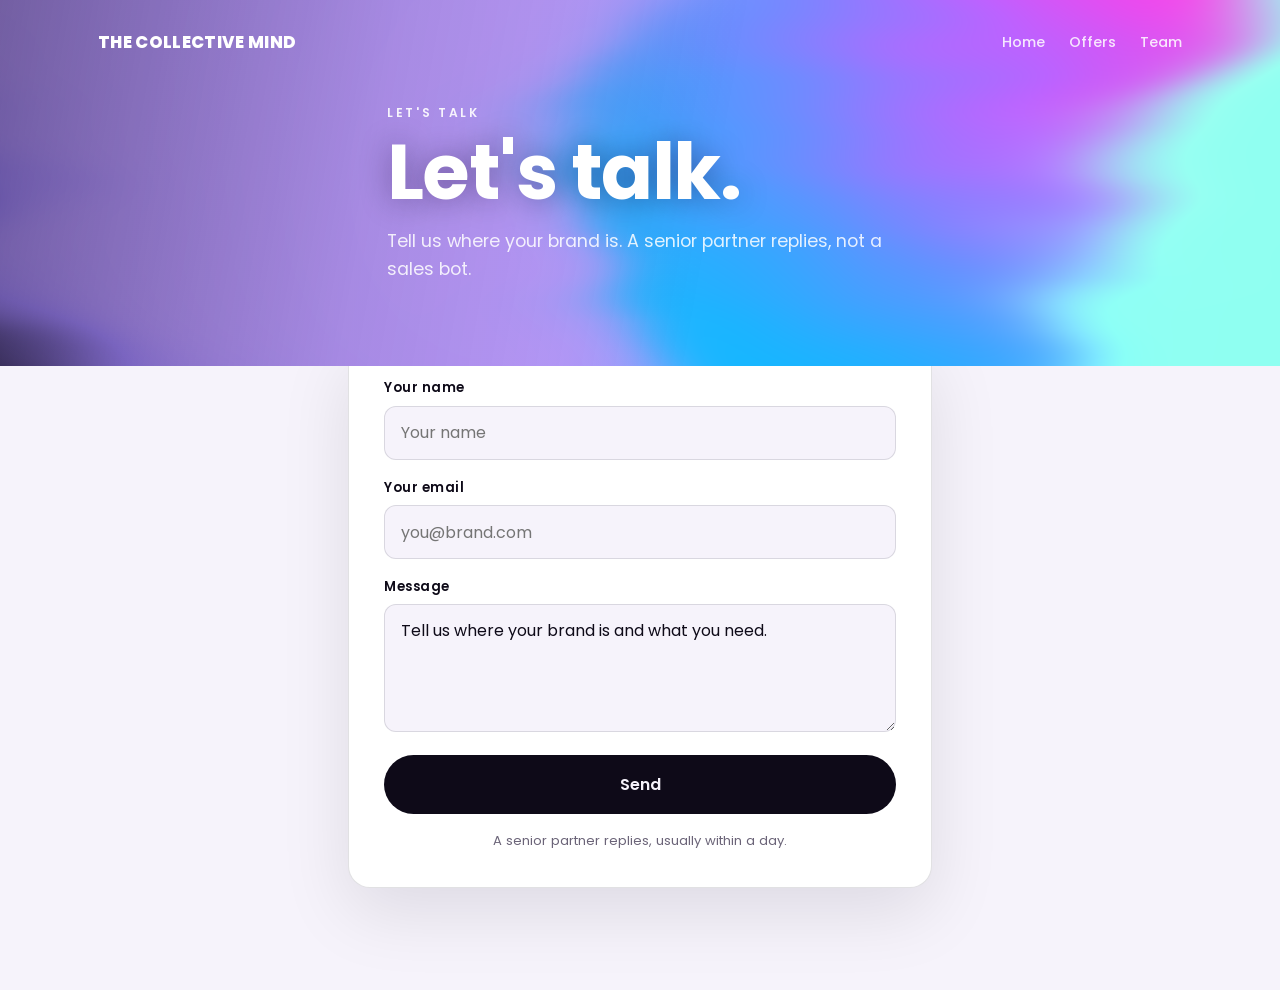
<file: contact.html>
<!doctype html>
<html lang="en">
<head>
<meta charset="utf-8" />
<meta name="viewport" content="width=device-width, initial-scale=1" />
<title>Let's talk — The Collective Mind</title>
<meta name="description" content="Tell us where your brand is. A senior partner replies, not a sales bot." />
<link rel="preconnect" href="https://fonts.googleapis.com" />
<link rel="preconnect" href="https://fonts.gstatic.com" crossorigin />
<link href="https://fonts.googleapis.com/css2?family=Poppins:wght@300;400;500;600;700;800&family=Roboto:wght@300;400;500;700&display=swap" rel="stylesheet" />
<link rel="stylesheet" href="style.css" />
<style>
  .cwrap{max-width:680px;margin:0 auto;padding:0 clamp(1.2rem,4vw,3rem)}
  .ctitle{font-family:var(--disp);font-weight:800;font-size:clamp(2.2rem,6vw,3.6rem);line-height:1.02;letter-spacing:-.02em;margin:.3rem 0 .6rem}
  .csub{color:var(--muted);font-size:1.1rem;margin-bottom:2.2rem;max-width:46ch}
  .cform{display:grid;gap:1.1rem;background:#fff;border:1px solid var(--line);border-radius:22px;padding:clamp(1.4rem,3vw,2.2rem);box-shadow:0 24px 70px rgba(14,10,24,.10)}
  .cfield{display:grid;gap:.45rem}
  .cfield label{font-size:.82rem;font-weight:600;letter-spacing:.04em;color:var(--ink)}
  .cfield input,.cfield textarea{font-family:var(--body);font-size:1rem;color:var(--ink);background:var(--paper);border:1px solid var(--line);border-radius:12px;padding:.85rem 1rem;width:100%}
  .cfield textarea{min-height:128px;resize:vertical;line-height:1.5}
  .cfield input:focus,.cfield textarea:focus{outline:none;border-color:var(--violet);box-shadow:0 0 0 3px rgba(177,154,254,.25)}
  .cform .btn{justify-content:center;width:100%;margin-top:.3rem;font-size:1rem;padding:1rem}
  .cnote{font-size:.82rem;color:var(--muted);text-align:center}
  .cok{display:none;text-align:center;padding:2.5rem 1rem}
  .cok.show{display:block}
  .cok h3{font-family:var(--disp);font-weight:800;font-size:1.8rem;margin-bottom:.5rem}
  .cok p{color:var(--muted)}
  .cerr{color:#c0392b;font-size:.88rem;text-align:center;display:none}
  .cerr.show{display:block}
</style>
</head>
<body>

<header class="hero hero--band" style="min-height:auto;padding:6.5rem 0 3rem">
  <canvas data-gradient aria-hidden="true"></canvas>
  <nav class="nav"><div class="wrap">
    <div class="mark"><a href="index.html">THE COLLECTIVE MIND</a></div>
    <div class="nav-links"><a href="index.html">Home</a><a href="offers.html">Offers</a><a href="agents.html">Team</a></div>
  </div></nav>
  <div class="cwrap">
    <p class="eyebrow" style="color:rgba(255,255,255,.9)">Let's talk</p>
    <h1 class="ctitle" id="cTitle" style="color:#fff">Let's talk.</h1>
    <p class="csub" id="cSub" style="color:rgba(255,255,255,.85)">Tell us where your brand is. A senior partner replies, not a sales bot.</p>
  </div>
</header>

<section style="padding-top:0">
  <div class="cwrap" style="margin-top:-1.5rem">
    <form class="cform" id="cform">
      <div class="cfield"><label for="cname">Your name</label><input id="cname" name="name" placeholder="Your name" autocomplete="name"></div>
      <div class="cfield"><label for="cemail">Your email</label><input id="cemail" type="email" name="email" required placeholder="you@brand.com" autocomplete="email"></div>
      <div class="cfield"><label for="msg">Message</label><textarea id="msg" name="message"></textarea></div>
      <button class="btn btn--solid" type="submit" id="cbtn">Send</button>
      <p class="cnote">A senior partner replies, usually within a day.</p>
      <p class="cerr" id="cerr">Something went wrong. Please email h.hassan@thecollectivemind.me directly.</p>
    </form>
    <div class="cok" id="cok">
      <h3>Thanks — message sent.</h3>
      <p>A senior partner will get back to you soon. <a href="index.html" style="color:var(--violet-deep,#6b46c1);font-weight:600">Back to home →</a></p>
    </div>
  </div>
</section>

<script src="gradient.js"></script>
<script>
(function(){
  var T={
    general:{h:"Let's talk.",m:"Tell us where your brand is and what you need."},
    social:{h:"Social Media.",m:"I'm interested in your Social Media management package."},
    seo:{h:"SEO & AI Visibility.",m:"I'm interested in SEO & AI Visibility — getting found on Google and in AI answers."},
    paid:{h:"Paid Media.",m:"I'm interested in Paid Media — ad management, running and tracking."},
    growth:{h:"Growth Platform.",m:"I'm interested in the Growth Platform (CRM, automation, social inbox, attribution)."},
    aiagents:{h:"AI Agent Pack.",m:"I'd like to subscribe to the AI Agent Pack."},
    team:{h:"Build your team.",m:"I'd like to build a team with The Collective Mind."},
    ignite:{h:"Ignite.",m:"I'm interested in the Ignite package."},
    studio:{h:"Studio.",m:"I'm interested in the Studio package."},
    embed:{h:"Embed.",m:"I'm interested in the Embed package."},
    partner:{h:"Partner with us.",m:"We're an agency interested in the partner track."}
  };
  var topic=(new URLSearchParams(location.search).get('topic')||'general').toLowerCase();
  var t=T[topic]||T.general;
  document.getElementById('cTitle').textContent=t.h;
  document.getElementById('msg').value=t.m;

  var form=document.getElementById('cform'),btn=document.getElementById('cbtn'),err=document.getElementById('cerr');
  form.addEventListener('submit',function(e){
    e.preventDefault();
    err.classList.remove('show'); btn.disabled=true; btn.textContent='Sending…';
    var data={
      email:document.getElementById('cemail').value,
      name:document.getElementById('cname').value,
      message:document.getElementById('msg').value,
      _subject:'New enquiry · '+t.h+' (website)',
      _template:'table'
    };
    fetch('https://formsubmit.co/ajax/h.hassan@thecollectivemind.me',{
      method:'POST',headers:{'Content-Type':'application/json','Accept':'application/json'},body:JSON.stringify(data)
    }).then(function(r){return r.json();}).then(function(){
      form.style.display='none'; document.getElementById('cok').classList.add('show');
    }).catch(function(){
      btn.disabled=false; btn.textContent='Send'; err.classList.add('show');
    });
  });
})();
</script>
</body>
</html>
</file>
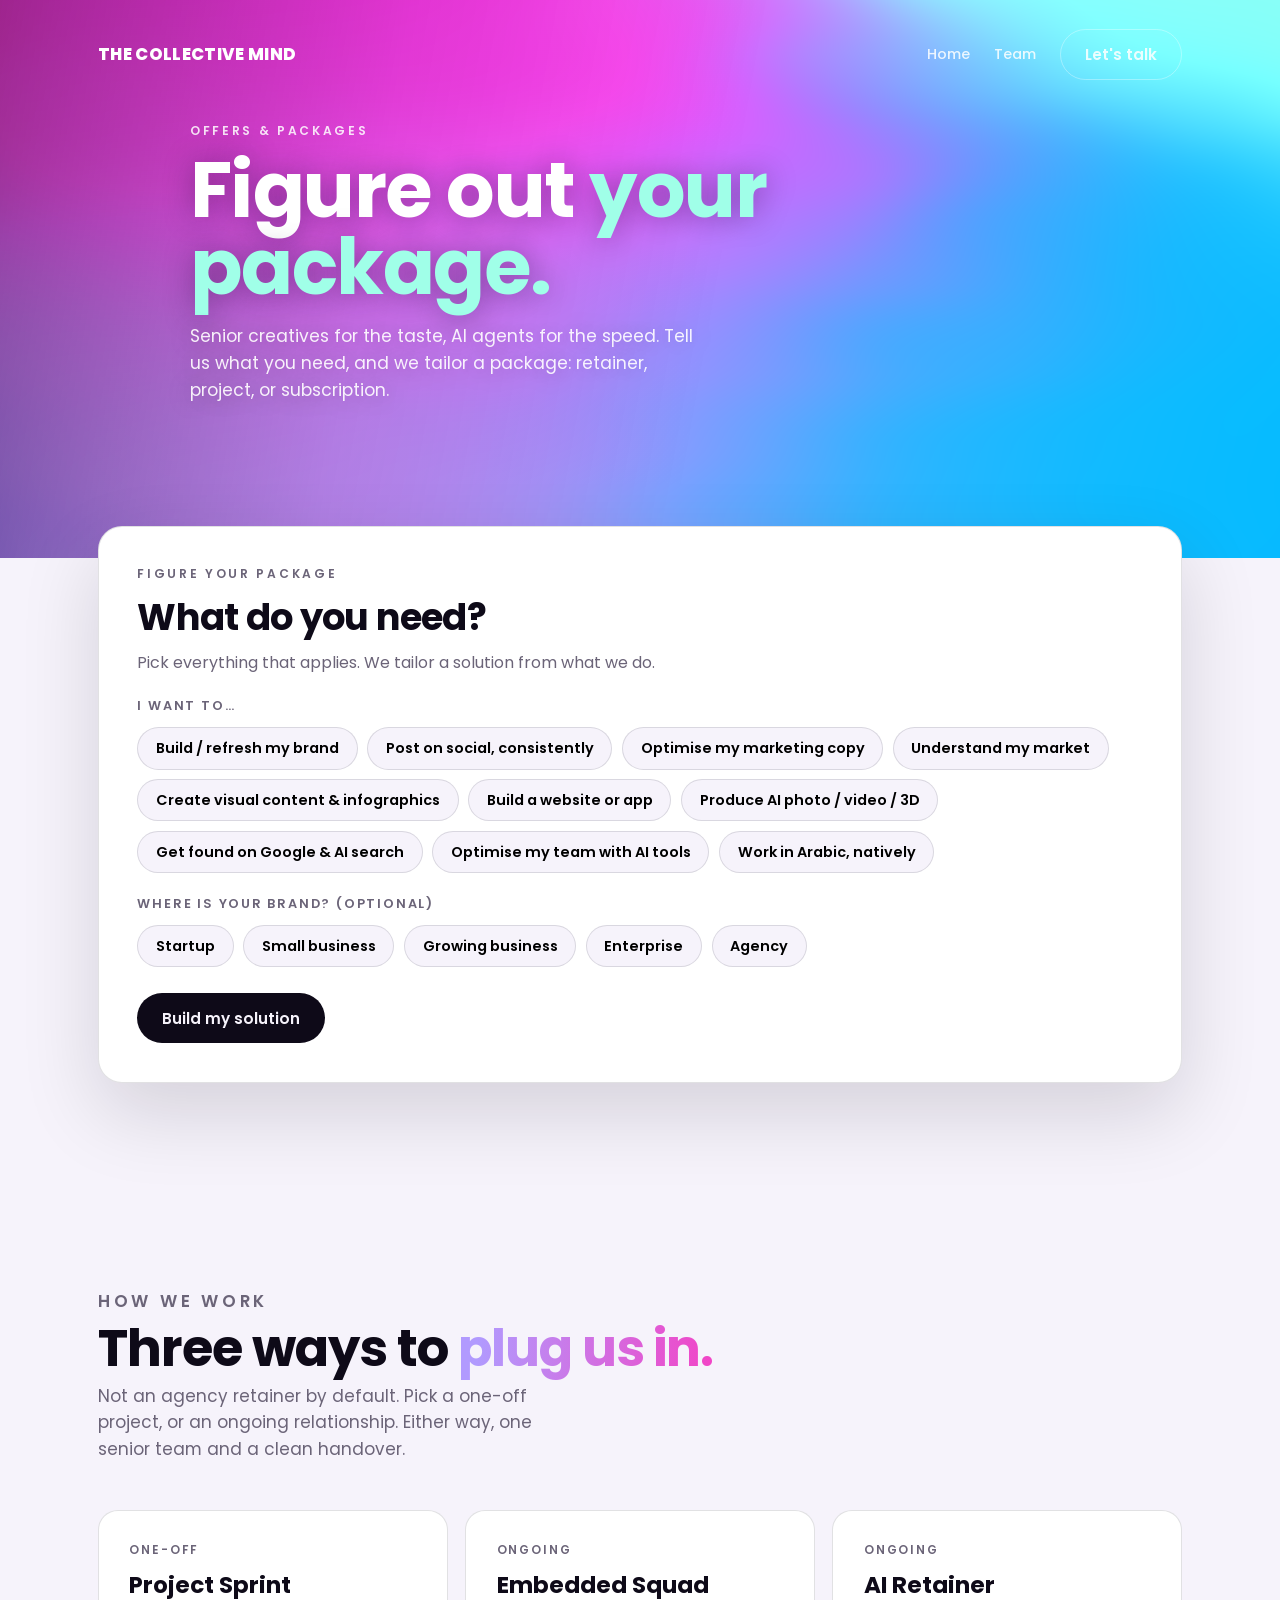
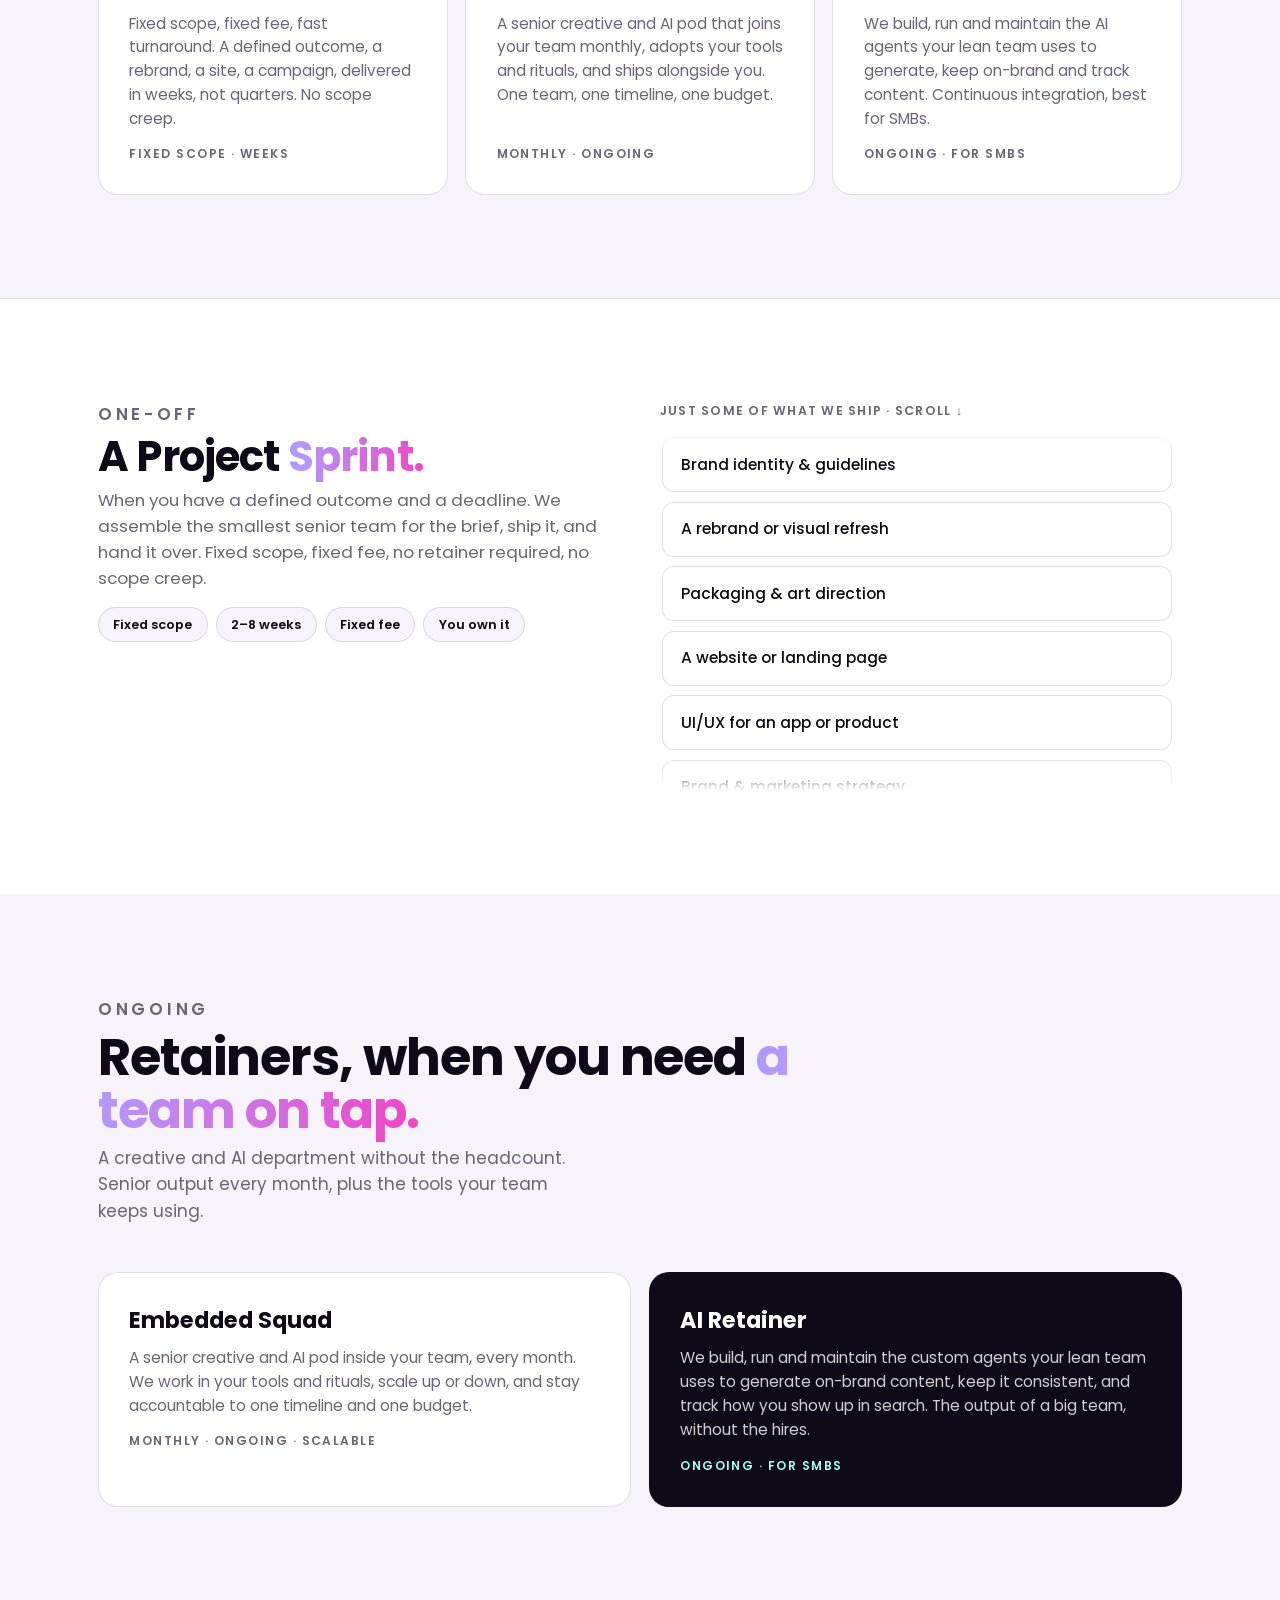
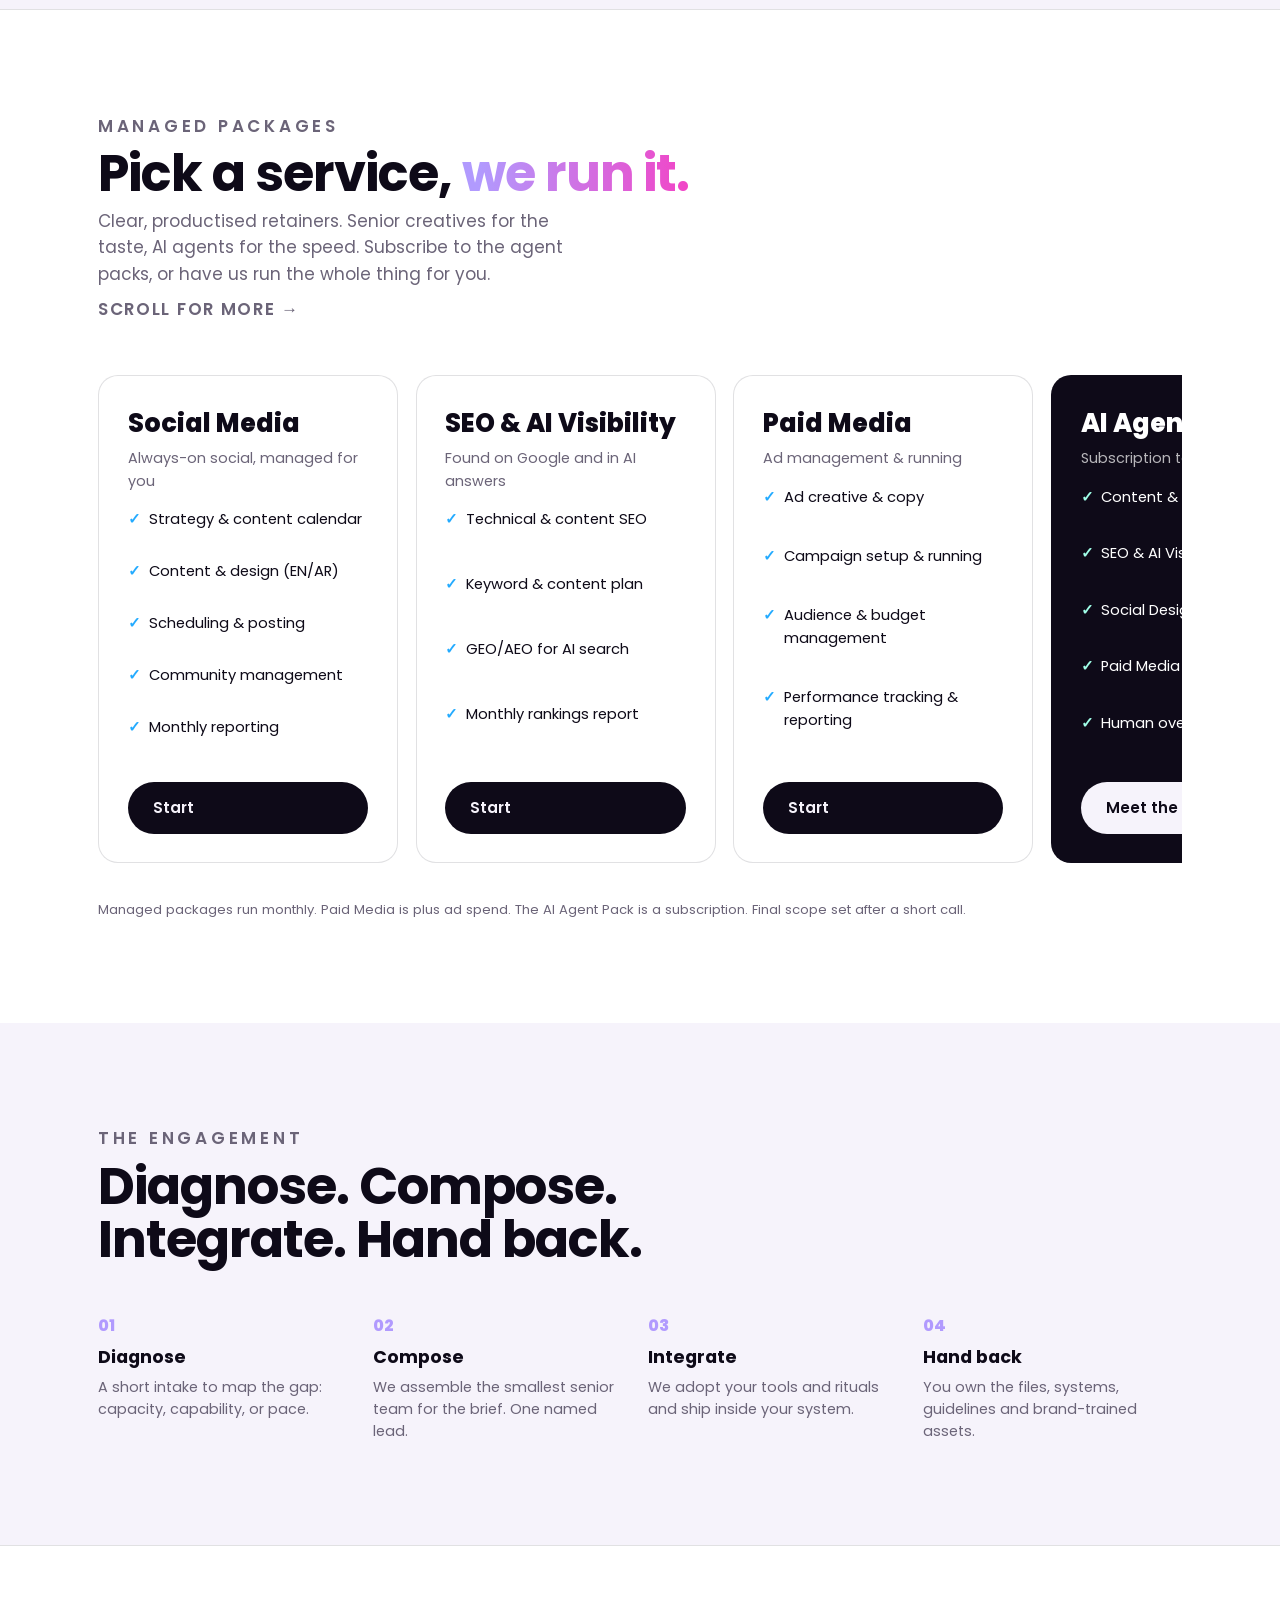
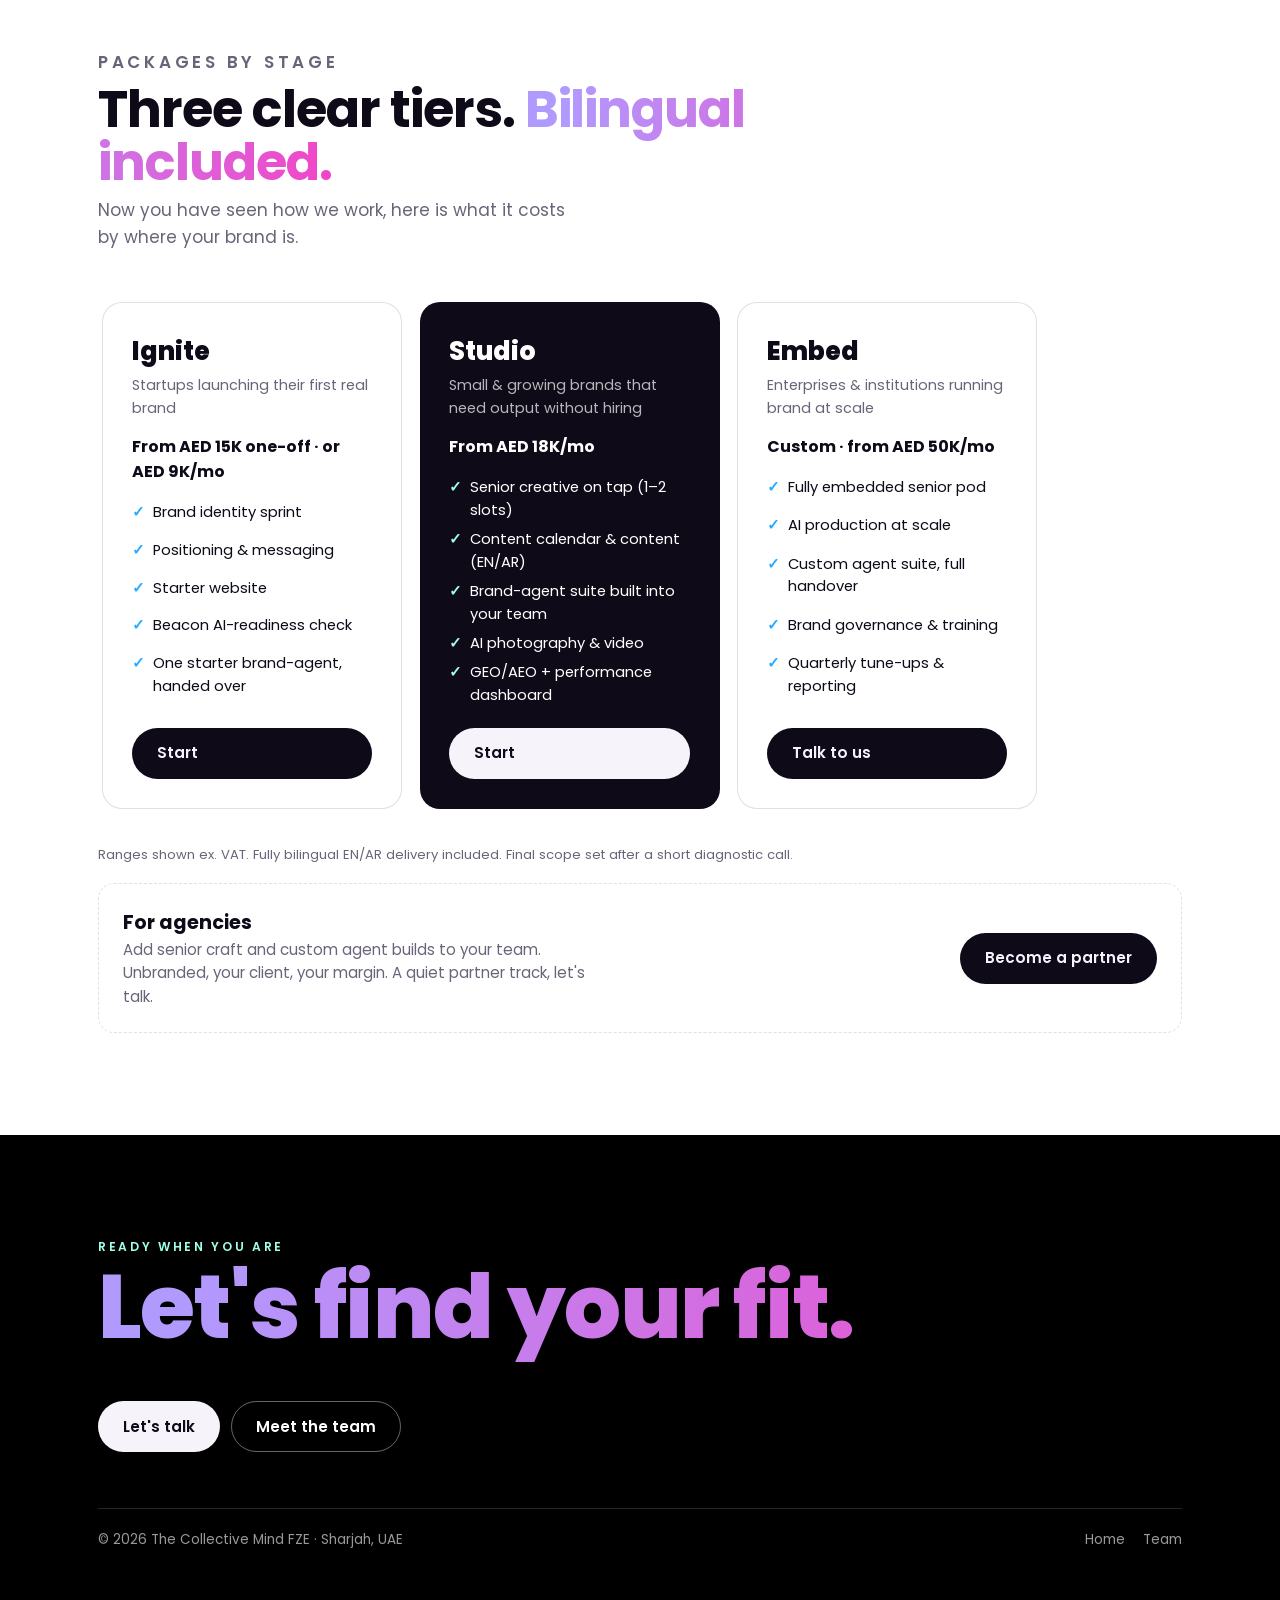
<file: offers.html>
<!doctype html>
<html lang="en">
<head>
<meta charset="utf-8" />
<meta name="viewport" content="width=device-width, initial-scale=1" />
<title>Offers & packages — find your fit | The Collective Mind</title>
<meta name="description" content="Plug us in as a one-off project sprint or an ongoing retainer. Then figure your package: a tailored creative + AI solution by where your brand is. UAE & KSA, bilingual EN/AR." />
<link rel="preconnect" href="https://fonts.googleapis.com" />
<link rel="preconnect" href="https://fonts.gstatic.com" crossorigin />
<link href="https://fonts.googleapis.com/css2?family=Poppins:wght@300;400;500;600;700;800&family=Roboto:wght@300;400;500;700&display=swap" rel="stylesheet" />
<link rel="stylesheet" href="style.css" />
<style>
  .ways{display:grid;grid-template-columns:repeat(3,1fr);gap:1.1rem}
  @media(max-width:760px){.ways{grid-template-columns:1fr}}
  .way{border:1px solid var(--line);border-radius:20px;padding:1.9rem;background:#fff;scroll-margin-top:90px;display:flex;flex-direction:column}
  .way .k{font-size:.74rem;letter-spacing:.16em;text-transform:uppercase;color:var(--muted);font-weight:600;margin-bottom:.5rem}
  .way h3{font-family:var(--disp);font-weight:700;font-size:1.45rem;margin-bottom:.5rem}
  .way p{color:var(--muted);font-size:.96rem;margin-bottom:.9rem;flex:1}
  .way .meta{font-size:.76rem;letter-spacing:.12em;text-transform:uppercase;color:var(--muted);font-weight:600}
  /* detail blocks */
  .detail{display:grid;grid-template-columns:1fr 1fr;gap:2.5rem;align-items:start}
  @media(max-width:820px){.detail{grid-template-columns:1fr}}
  .detail h2{font-family:var(--disp);font-weight:700;font-size:clamp(1.7rem,3.8vw,2.6rem);letter-spacing:-.02em;line-height:1.06;margin:.5rem 0}
  .detail p{color:var(--muted);font-size:1.05rem}
  .ex{list-style:none;display:grid;gap:.6rem;max-height:360px;overflow-y:auto;padding:6px 10px 6px 2px;-webkit-mask-image:linear-gradient(180deg,transparent 0,#000 7%,#000 91%,transparent 100%);mask-image:linear-gradient(180deg,transparent 0,#000 7%,#000 91%,transparent 100%);scrollbar-width:thin;scrollbar-color:var(--violet) transparent}
  .ex::-webkit-scrollbar{width:6px}
  .ex::-webkit-scrollbar-thumb{background:var(--violet);border-radius:100px}
  .ex::-webkit-scrollbar-track{background:transparent}
  .ex li{padding:.9rem 1.1rem;border:1px solid var(--line);border-radius:12px;background:#fff;font-weight:500;font-size:.97rem;transition:border-color .25s,transform .25s cubic-bezier(.16,1,.3,1)}
  .ex li:hover{border-color:var(--violet);transform:translateX(3px)}
  .ex-hint{font-size:.78rem;letter-spacing:.1em;text-transform:uppercase;color:var(--muted);font-weight:600;margin-bottom:.7rem}
  .pillbar{display:inline-flex;gap:.5rem;flex-wrap:wrap;margin-top:1rem}
  .pillbar span{font-size:.8rem;font-weight:600;padding:.4rem .9rem;border-radius:100px;background:var(--paper);border:1px solid var(--line)}
  .ret{display:grid;grid-template-columns:1fr 1fr;gap:1.1rem;margin-top:1.5rem}
  @media(max-width:760px){.ret{grid-template-columns:1fr}}
  .retcard{border:1px solid var(--line);border-radius:20px;padding:1.9rem;background:#fff}
  .retcard.dark{background:var(--ink);color:#fff;border-color:transparent}
  .retcard h3{font-family:var(--disp);font-weight:700;font-size:1.4rem;margin-bottom:.5rem}
  .retcard p{color:var(--muted);font-size:.97rem;margin-bottom:.9rem}.retcard.dark p{color:rgba(255,255,255,.8)}
  .retcard .meta{font-size:.76rem;letter-spacing:.12em;text-transform:uppercase;color:var(--muted);font-weight:600}.retcard.dark .meta{color:var(--mint)}
  /* picker */
  .picker-box{background:#fff;border:1px solid var(--line);border-radius:24px;padding:clamp(1.4rem,3vw,2.4rem);box-shadow:0 30px 80px rgba(14,10,24,.14);margin-top:-2rem;position:relative;z-index:3}
  .lbl{font-size:.8rem;letter-spacing:.14em;text-transform:uppercase;color:var(--muted);font-weight:600;margin:1.3rem 0 .7rem}
  .chips{display:flex;gap:.6rem;flex-wrap:wrap}
  .chip{border:1px solid var(--line);background:var(--paper);border-radius:100px;padding:.6rem 1.1rem;font-weight:600;cursor:pointer;font-size:.9rem;transition:all .25s;font-family:var(--body)}
  .chip:hover{border-color:var(--ink)}.chip.active{background:var(--ink);color:#fff;border-color:var(--ink)}
  .chip.stage.active{background:var(--violet);border-color:var(--violet);color:#1a0f33}
  #buildBtn{margin-top:1.6rem}
  .result{display:none;margin-top:1.6rem;border-top:1px solid var(--line);padding-top:1.6rem}
  .result.show{display:grid;grid-template-columns:1.5fr 1fr;gap:1.6rem}
  @media(max-width:760px){.result.show{grid-template-columns:1fr}}
  .result .rec-k{font-size:.78rem;letter-spacing:.16em;text-transform:uppercase;color:var(--muted);font-weight:600}
  .result .rec{font-family:var(--disp);font-weight:800;font-size:1.9rem;line-height:1;margin:.2rem 0}
  .result .price{font-weight:700;margin-bottom:.4rem}
  .result .tag{color:var(--muted);margin-bottom:1.1rem}
  .result h4{font-size:.78rem;letter-spacing:.14em;text-transform:uppercase;color:var(--muted);font-weight:600;margin:1rem 0 .5rem}
  .result ul{list-style:none;display:grid;gap:.4rem}
  .result li{padding-left:1.3rem;position:relative;font-size:.95rem}.result li::before{content:"";position:absolute;left:0;top:.55em;width:8px;height:8px;border-radius:50%;background:var(--grad)}
  .result .agents{display:flex;flex-wrap:wrap;gap:.4rem}
  .result .agents span{font-size:.8rem;padding:.3rem .7rem;border-radius:100px;background:var(--paper);font-weight:600}
  .result .side{background:var(--ink);color:#fff;border-radius:18px;padding:1.6rem;display:flex;flex-direction:column;gap:.7rem;justify-content:center}
  .result .side .so{font-size:.78rem;letter-spacing:.14em;text-transform:uppercase;color:var(--mint)}
  .pkgs{display:flex;gap:1.1rem;margin-top:1.5rem;overflow-x:auto;scroll-snap-type:x mandatory;padding:4px 4px 1.3rem;scrollbar-width:thin;scrollbar-color:var(--violet) transparent}
  .pkgs::-webkit-scrollbar{height:7px}
  .pkgs::-webkit-scrollbar-thumb{background:var(--violet);border-radius:100px}
  .pkgs::-webkit-scrollbar-track{background:transparent}
  .pkg{flex:0 0 clamp(258px,78vw,300px);scroll-snap-align:start;border:1px solid var(--line);border-radius:20px;padding:1.8rem;background:#fff;display:flex;flex-direction:column}
  .pkg.feat{background:var(--ink);color:#fff;border-color:transparent}
  .pkg .name{font-family:var(--disp);font-weight:800;font-size:1.6rem}
  .pkg .for{color:var(--muted);font-size:.9rem;margin:.2rem 0 1rem}.pkg.feat .for{color:rgba(255,255,255,.7)}
  .pkg .price{font-weight:700;margin-bottom:1rem}
  .pkg ul{list-style:none;display:grid;gap:.4rem;margin-bottom:1.3rem;flex:1}
  .pkg li{font-size:.92rem;padding-left:1.3rem;position:relative}.pkg li::before{content:"✓";position:absolute;left:0;color:var(--blue);font-weight:700}.pkg.feat li::before{color:var(--mint)}
  .vat{color:var(--muted);font-size:.82rem;margin-top:1rem}
  .pkgs-hint{font-size:.78rem;letter-spacing:.1em;text-transform:uppercase;color:var(--muted);font-weight:600;margin-top:.6rem}
  .agencies{margin-top:1.1rem;border:1px dashed var(--line);border-radius:16px;padding:1.5rem;display:flex;justify-content:space-between;align-items:center;gap:1rem;flex-wrap:wrap}
  .agencies h4{font-family:var(--disp);font-size:1.2rem}
  .steps{display:grid;grid-template-columns:repeat(4,1fr);gap:1rem}@media(max-width:760px){.steps{grid-template-columns:1fr 1fr}}
  .step .n{font-family:var(--disp);font-weight:800}.step h4{font-family:var(--disp);font-size:1.1rem;margin:.3rem 0 .3rem}.step p{color:var(--muted);font-size:.9rem}
</style>
</head>
<body>

<header class="hero hero--band" style="padding-bottom:7rem">
  <canvas data-gradient aria-hidden="true"></canvas>
  <nav class="nav"><div class="wrap">
    <div class="mark"><a href="index.html">THE COLLECTIVE MIND</a></div>
    <div class="nav-links"><a href="index.html">Home</a><a href="agents.html">Team</a><a href="contact.html?topic=general" class="btn btn--lghost cta">Let's talk</a></div>
  </div></nav>
  <div class="wrap">
    <p class="eyebrow" style="color:rgba(255,255,255,.85)">Offers &amp; packages</p>
    <h1>Figure out <span class="b">your package.</span></h1>
    <p class="lede">Senior creatives for the taste, AI agents for the speed. Tell us what you need, and we tailor a package: retainer, project, or subscription.</p>
  </div>
</header>

<!-- FIGURE YOUR PACKAGE (picker, overlaps hero) -->
<section id="fit" style="padding-top:0;scroll-margin-top:80px">
  <div class="wrap">
    <div class="picker-box rv">
      <p class="eyebrow">Figure your package</p>
      <h2 style="font-family:var(--disp);font-weight:700;font-size:clamp(1.5rem,3.4vw,2.3rem);letter-spacing:-.02em;margin:.3rem 0 .3rem">What do you need?</h2>
      <p style="color:var(--muted);margin-bottom:.3rem">Pick everything that applies. We tailor a solution from what we do.</p>
      <div class="lbl">I want to…</div>
      <div class="chips" id="needs">
        <button class="chip" data-k="brand">Build / refresh my brand</button>
        <button class="chip" data-k="post">Post on social, consistently</button>
        <button class="chip" data-k="copy">Optimise my marketing copy</button>
        <button class="chip" data-k="analysis">Understand my market</button>
        <button class="chip" data-k="visual">Create visual content &amp; infographics</button>
        <button class="chip" data-k="web">Build a website or app</button>
        <button class="chip" data-k="aiprod">Produce AI photo / video / 3D</button>
        <button class="chip" data-k="found">Get found on Google &amp; AI search</button>
        <button class="chip" data-k="team">Optimise my team with AI tools</button>
        <button class="chip" data-k="arabic">Work in Arabic, natively</button>
      </div>
      <div class="lbl">Where is your brand? (optional)</div>
      <div class="chips" id="stages">
        <button class="chip stage" data-s="startup">Startup</button>
        <button class="chip stage" data-s="small">Small business</button>
        <button class="chip stage" data-s="growing">Growing business</button>
        <button class="chip stage" data-s="enterprise">Enterprise</button>
        <button class="chip stage" data-s="agency">Agency</button>
      </div>
      <button id="buildBtn" class="btn btn--solid">Build my solution</button>
      <div class="result" id="result">
        <div>
          <div class="rec-k">Recommended</div>
          <div class="rec" id="recName"></div>
          <div class="price" id="recPrice"></div>
          <div class="tag" id="recTag"></div>
          <h4>What your solution includes</h4>
          <ul id="recIncludes"></ul>
          <h4>Agents on your team</h4>
          <div class="agents" id="recAgents"></div>
        </div>
        <div class="side">
          <div class="so">Your next step</div>
          <div style="font-family:var(--disp);font-size:1.2rem;font-weight:700">A 20-minute diagnostic call</div>
          <p style="color:rgba(255,255,255,.8);font-size:.92rem">A senior partner confirms scope and a fixed range. No sales bot.</p>
          <a href="contact.html?topic=general" class="btn btn--light" style="align-self:flex-start">Let's talk</a>
        </div>
      </div>
    </div>
  </div>
</section>

<!-- THREE WAYS (overview, expanded) -->
<section>
  <div class="wrap">
    <div class="sec-head rv">
      <p class="eyebrow">How we work</p>
      <h2>Three ways to <span class="grad-text">plug us in.</span></h2>
      <p>Not an agency retainer by default. Pick a one-off project, or an ongoing relationship. Either way, one senior team and a clean handover.</p>
    </div>
    <div class="ways rv">
      <a class="way" href="#oneoff" id="sprint">
        <div class="k">One-off</div>
        <h3>Project Sprint</h3>
        <p>Fixed scope, fixed fee, fast turnaround. A defined outcome, a rebrand, a site, a campaign, delivered in weeks, not quarters. No scope creep.</p>
        <div class="meta">Fixed scope · weeks</div>
      </a>
      <a class="way" href="#retainers" id="embedded">
        <div class="k">Ongoing</div>
        <h3>Embedded Squad</h3>
        <p>A senior creative and AI pod that joins your team monthly, adopts your tools and rituals, and ships alongside you. One team, one timeline, one budget.</p>
        <div class="meta">Monthly · ongoing</div>
      </a>
      <a class="way" href="#retainers" id="retainer">
        <div class="k">Ongoing</div>
        <h3>AI Retainer</h3>
        <p>We build, run and maintain the AI agents your lean team uses to generate, keep on-brand and track content. Continuous integration, best for SMBs.</p>
        <div class="meta">Ongoing · for SMBs</div>
      </a>
    </div>
  </div>
</section>

<!-- ONE-OFF detail -->
<section id="oneoff" style="background:#fff;border-top:1px solid var(--line);scroll-margin-top:80px">
  <div class="wrap detail rv">
    <div>
      <p class="eyebrow">One-off</p>
      <h2>A Project <span class="grad-text">Sprint.</span></h2>
      <p>When you have a defined outcome and a deadline. We assemble the smallest senior team for the brief, ship it, and hand it over. Fixed scope, fixed fee, no retainer required, no scope creep.</p>
      <div class="pillbar"><span>Fixed scope</span><span>2–8 weeks</span><span>Fixed fee</span><span>You own it</span></div>
    </div>
    <div>
      <div class="ex-hint">Just some of what we ship · scroll ↓</div>
      <ul class="ex">
        <li>Brand identity &amp; guidelines</li>
        <li>A rebrand or visual refresh</li>
        <li>Packaging &amp; art direction</li>
        <li>A website or landing page</li>
        <li>UI/UX for an app or product</li>
        <li>Brand &amp; marketing strategy</li>
        <li>Go-to-market &amp; positioning</li>
        <li>A campaign, concept to production</li>
        <li>Social-first content system</li>
        <li>Content strategy &amp; calendar</li>
        <li>SEO optimisation &amp; technical audit</li>
        <li>GEO/AEO: get found in AI answers</li>
        <li>Paid media setup &amp; launch</li>
        <li>An AI production run (photo, video, 3D)</li>
        <li>Motion &amp; film</li>
        <li>AI workflow integration</li>
        <li>A custom brand-agent, built &amp; handed over</li>
        <li>CRM &amp; customer-data setup</li>
        <li>Marketing automation &amp; journeys (email · WhatsApp · SMS)</li>
        <li>Social inbox &amp; community management</li>
        <li>Social listening &amp; brand monitoring</li>
        <li>Tracking, attribution &amp; analytics</li>
      </ul>
    </div>
  </div>
</section>

<!-- RETAINERS -->
<section id="retainers" style="scroll-margin-top:80px">
  <div class="wrap">
    <div class="sec-head rv">
      <p class="eyebrow">Ongoing</p>
      <h2>Retainers, when you need <span class="grad-text">a team on tap.</span></h2>
      <p>A creative and AI department without the headcount. Senior output every month, plus the tools your team keeps using.</p>
    </div>
    <div class="ret rv">
      <div class="retcard">
        <h3>Embedded Squad</h3>
        <p>A senior creative and AI pod inside your team, every month. We work in your tools and rituals, scale up or down, and stay accountable to one timeline and one budget.</p>
        <div class="meta">Monthly · ongoing · scalable</div>
      </div>
      <div class="retcard dark">
        <h3>AI Retainer</h3>
        <p>We build, run and maintain the custom agents your lean team uses to generate on-brand content, keep it consistent, and track how you show up in search. The output of a big team, without the hires.</p>
        <div class="meta">Ongoing · for SMBs</div>
      </div>
    </div>
  </div>
</section>

<!-- MANAGED PACKAGES -->
<section style="background:#fff;border-top:1px solid var(--line)">
  <div class="wrap">
    <div class="sec-head rv">
      <p class="eyebrow">Managed packages</p>
      <h2>Pick a service, <span class="grad-text">we run it.</span></h2>
      <p>Clear, productised retainers. Senior creatives for the taste, AI agents for the speed. Subscribe to the agent packs, or have us run the whole thing for you.</p>
      <p class="pkgs-hint">Scroll for more →</p>
    </div>
    <div class="pkgs four rv">
      <div class="pkg">
        <div class="name">Social Media</div><div class="for">Always-on social, managed for you</div>
        <ul><li>Strategy &amp; content calendar</li><li>Content &amp; design (EN/AR)</li><li>Scheduling &amp; posting</li><li>Community management</li><li>Monthly reporting</li></ul>
        <a href="contact.html?topic=social" class="btn btn--solid">Start</a>
      </div>
      <div class="pkg">
        <div class="name">SEO &amp; AI Visibility</div><div class="for">Found on Google and in AI answers</div>
        <ul><li>Technical &amp; content SEO</li><li>Keyword &amp; content plan</li><li>GEO/AEO for AI search</li><li>Monthly rankings report</li></ul>
        <a href="contact.html?topic=seo" class="btn btn--solid">Start</a>
      </div>
      <div class="pkg">
        <div class="name">Paid Media</div><div class="for">Ad management &amp; running</div>
        <ul><li>Ad creative &amp; copy</li><li>Campaign setup &amp; running</li><li>Audience &amp; budget management</li><li>Performance tracking &amp; reporting</li></ul>
        <a href="contact.html?topic=paid" class="btn btn--solid">Start</a>
      </div>
      <div class="pkg feat">
        <div class="name">AI Agent Pack</div><div class="for">Subscription to the AI agents</div>
        <ul><li>Content &amp; Social agent</li><li>SEO &amp; AI Visibility</li><li>Social Designer</li><li>Paid Media support</li><li>Human oversight, no retainer</li></ul>
        <a href="agents.html" class="btn btn--light">Meet the team</a>
      </div>
      <div class="pkg">
        <div class="name">Growth Platform</div><div class="for">Your marketing operations, run for you</div>
        <ul><li>CRM &amp; unified customer profiles</li><li>Campaigns &amp; paid-spend control</li><li>Social inbox, listening &amp; approvals</li><li>Email / WhatsApp / SMS automation</li><li>Tracking, attribution &amp; reporting</li></ul>
        <a href="contact.html?topic=growth" class="btn btn--solid">Start</a>
      </div>
    </div>
    <p class="vat">Managed packages run monthly. Paid Media is plus ad spend. The AI Agent Pack is a subscription. Final scope set after a short call.</p>
  </div>
</section>

<!-- HOW WE WORK -->
<section>
  <div class="wrap">
    <div class="sec-head rv"><p class="eyebrow">The engagement</p><h2>Diagnose. Compose. Integrate. Hand back.</h2></div>
    <div class="steps rv">
      <div class="step"><div class="n grad-text">01</div><h4>Diagnose</h4><p>A short intake to map the gap: capacity, capability, or pace.</p></div>
      <div class="step"><div class="n grad-text">02</div><h4>Compose</h4><p>We assemble the smallest senior team for the brief. One named lead.</p></div>
      <div class="step"><div class="n grad-text">03</div><h4>Integrate</h4><p>We adopt your tools and rituals and ship inside your system.</p></div>
      <div class="step"><div class="n grad-text">04</div><h4>Hand back</h4><p>You own the files, systems, guidelines and brand-trained assets.</p></div>
    </div>
  </div>
</section>

<!-- PACKAGES (the offer, after the explanation) -->
<section id="packages" style="background:#fff;border-top:1px solid var(--line)">
  <div class="wrap">
    <div class="sec-head rv">
      <p class="eyebrow">Packages by stage</p>
      <h2>Three clear tiers. <span class="grad-text">Bilingual included.</span></h2>
      <p>Now you have seen how we work, here is what it costs by where your brand is.</p>
    </div>
    <div class="pkgs rv">
      <div class="pkg">
        <div class="name">Ignite</div><div class="for">Startups launching their first real brand</div>
        <div class="price">From AED 15K one-off · or AED 9K/mo</div>
        <ul><li>Brand identity sprint</li><li>Positioning &amp; messaging</li><li>Starter website</li><li>Beacon AI-readiness check</li><li>One starter brand-agent, handed over</li></ul>
        <a href="contact.html?topic=ignite" class="btn btn--solid">Start</a>
      </div>
      <div class="pkg feat">
        <div class="name">Studio</div><div class="for">Small &amp; growing brands that need output without hiring</div>
        <div class="price">From AED 18K/mo</div>
        <ul><li>Senior creative on tap (1–2 slots)</li><li>Content calendar &amp; content (EN/AR)</li><li>Brand-agent suite built into your team</li><li>AI photography &amp; video</li><li>GEO/AEO + performance dashboard</li></ul>
        <a href="contact.html?topic=studio" class="btn btn--light">Start</a>
      </div>
      <div class="pkg">
        <div class="name">Embed</div><div class="for">Enterprises &amp; institutions running brand at scale</div>
        <div class="price">Custom · from AED 50K/mo</div>
        <ul><li>Fully embedded senior pod</li><li>AI production at scale</li><li>Custom agent suite, full handover</li><li>Brand governance &amp; training</li><li>Quarterly tune-ups &amp; reporting</li></ul>
        <a href="contact.html?topic=embed" class="btn btn--solid">Talk to us</a>
      </div>
    </div>
    <p class="vat">Ranges shown ex. VAT. Fully bilingual EN/AR delivery included. Final scope set after a short diagnostic call.</p>
    <div class="agencies rv">
      <div>
        <h4>For agencies</h4>
        <p style="color:var(--muted);font-size:.94rem;max-width:52ch">Add senior craft and custom agent builds to your team. Unbranded, your client, your margin. A quiet partner track, let's talk.</p>
      </div>
      <a href="contact.html?topic=partner" class="btn btn--solid">Become a partner</a>
    </div>
  </div>
</section>

<section class="contact">
  <div class="wrap rv">
    <p class="eyebrow" style="color:var(--mint)">Ready when you are</p>
    <h2>Let's find your fit.</h2>
    <div class="cta-row"><a href="contact.html?topic=general" class="btn btn--light">Let's talk</a><a href="agents.html" class="btn btn--lghost">Meet the team</a></div>
    <div class="foot"><div>© 2026 The Collective Mind FZE · Sharjah, UAE</div><div class="socials"><a href="index.html">Home</a><a href="agents.html">Team</a></div></div>
  </div>
</section>

<script src="gradient.js"></script>
<script>
const NEED={
  brand:{o:'Branding & identity system',a:['Forge','Keeper']},
  post:{o:'Social media calendar & content (EN/AR)',a:['Scribe','Forge']},
  copy:{o:'Copywriting & message optimisation',a:['Scribe']},
  analysis:{o:'Market & competitor analysis',a:['Compass']},
  visual:{o:'AI photography, video & infographics',a:['Lumen','Forge']},
  web:{o:'Website or app, design and build',a:[]},
  aiprod:{o:'AI production: photo, video, 3D, generative',a:['Lumen']},
  found:{o:'GEO/AEO: get found on Google & AI search',a:['Beacon','Pulse']},
  team:{o:'AI integration & custom agents for your team',a:['Forge','Keeper','Pulse']},
  arabic:{o:'Gulf-native Arabic localization',a:['Mirror']}
};
const TIER={
  startup:{name:'Ignite',price:'From AED 15K one-off · or AED 9K/mo',tag:'A senior-built foundation and the first agent, yours from day one.'},
  smb:{name:'Studio',price:'From AED 18K/mo',tag:'Senior creative on tap, plus a brand-agent suite your team starts to run.'},
  ent:{name:'Embed',price:'Custom · from AED 50K/mo',tag:'An embedded senior pod and a custom agent suite, built to be owned.'},
  agency:{name:'Partner bench',price:'Partner track · let\'s talk',tag:'Unbranded senior craft and agent builds you resell as your own.'}
};
let needs=new Set(),stage=null;
document.getElementById('needs').addEventListener('click',e=>{const b=e.target.closest('.chip');if(!b)return;
  b.classList.toggle('active');b.classList.contains('active')?needs.add(b.dataset.k):needs.delete(b.dataset.k);});
document.getElementById('stages').addEventListener('click',e=>{const b=e.target.closest('.chip');if(!b)return;
  const on=b.classList.contains('active');document.querySelectorAll('#stages .chip').forEach(c=>c.classList.remove('active'));
  if(!on){b.classList.add('active');stage=b.dataset.s;}else{stage=null;}});
document.getElementById('buildBtn').addEventListener('click',()=>{
  const ks=[...needs];
  if(!ks.length && !stage){alert('Pick at least one thing you need.');return;}
  let tier='smb';
  if(stage==='agency') tier='agency';
  else if(stage==='enterprise' || ks.length>=5) tier='ent';
  else if(stage==='startup' || ks.length<=1) tier='startup';
  else tier='smb';
  const t=TIER[tier];
  document.getElementById('recName').textContent=t.name;
  document.getElementById('recPrice').textContent=t.price;
  document.getElementById('recTag').textContent=t.tag;
  const offs=[],ags=new Set();
  ks.forEach(k=>{offs.push(NEED[k].o);NEED[k].a.forEach(a=>ags.add(a));});
  if(!offs.length){offs.push('A senior-built brand foundation');['Compass','Beacon','Forge'].forEach(a=>ags.add(a));}
  document.getElementById('recIncludes').innerHTML=offs.map(o=>'<li>'+o+'</li>').join('');
  document.getElementById('recAgents').innerHTML=[...ags].map(a=>'<span>'+a+'</span>').join('')||'<span>Compass</span>';
  const r=document.getElementById('result');r.classList.add('show');r.scrollIntoView({behavior:'smooth',block:'center'});
});
</script>
</body>
</html>
</file>
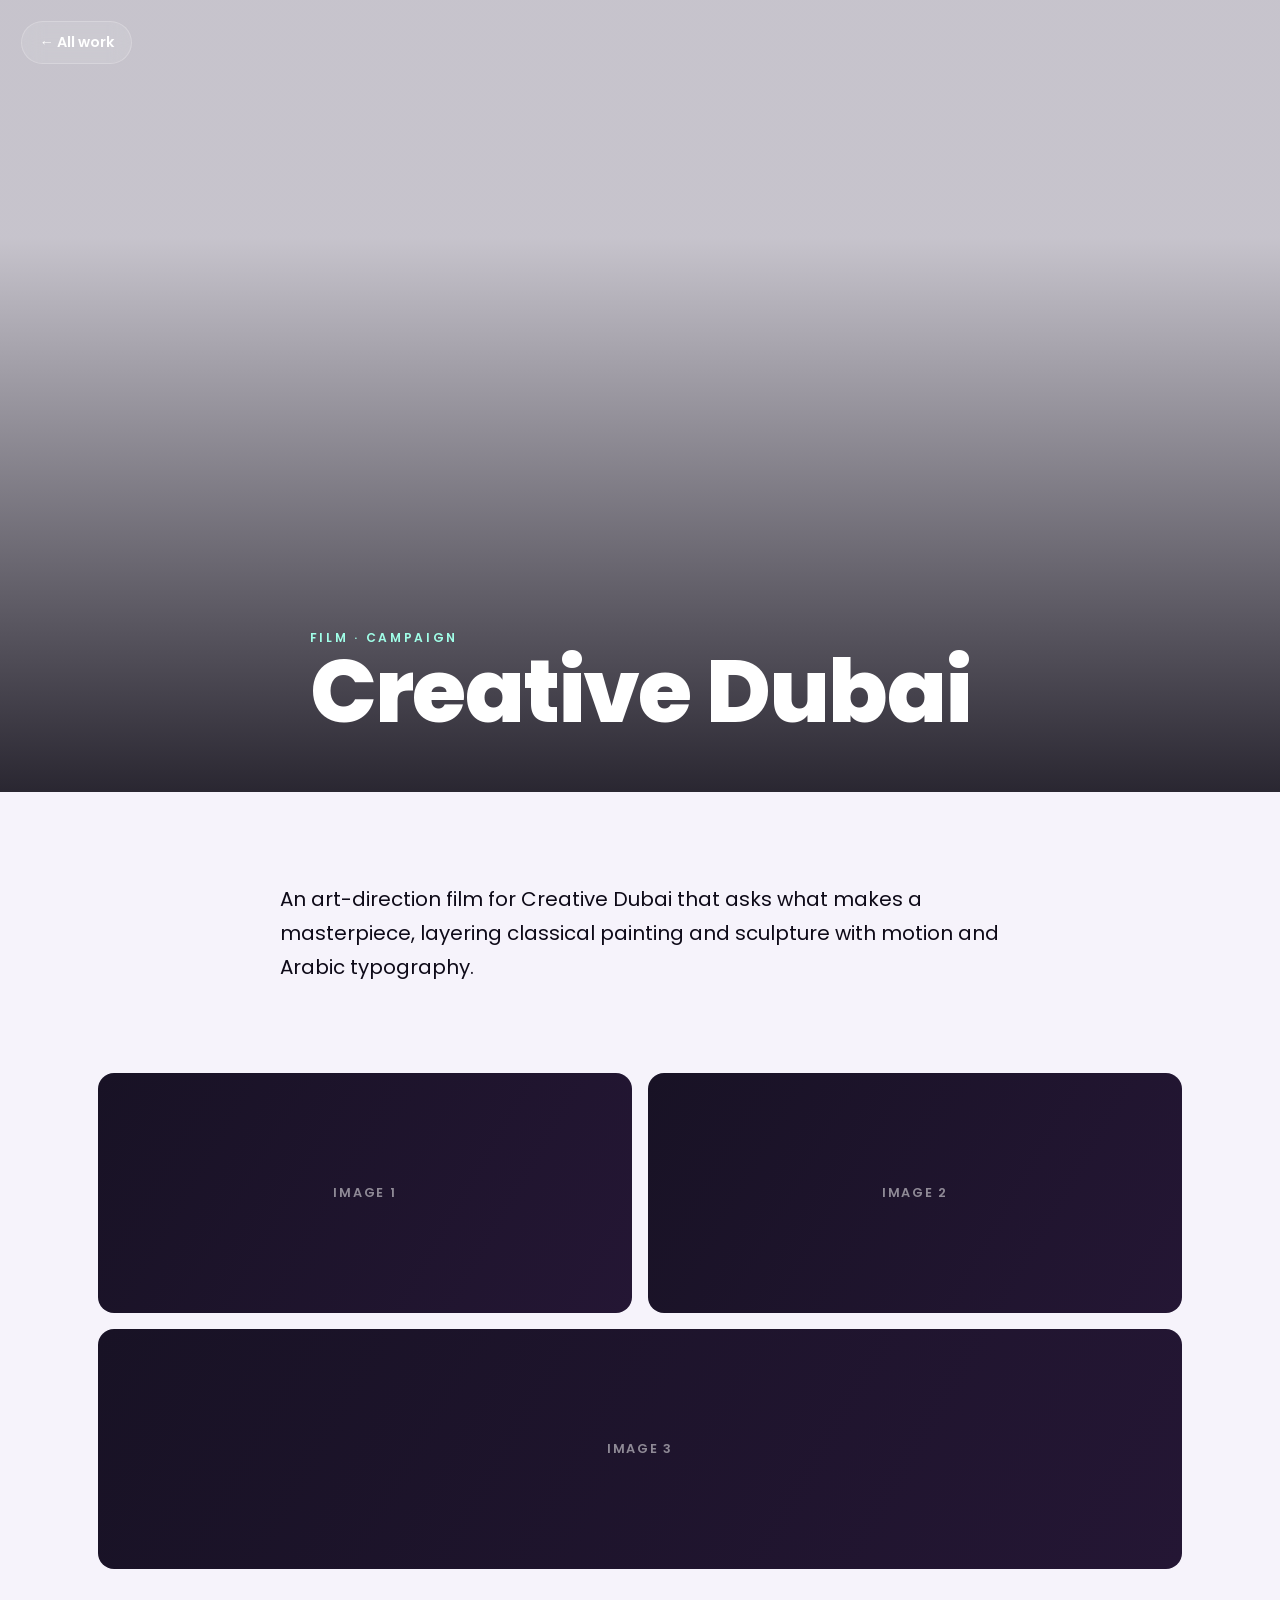
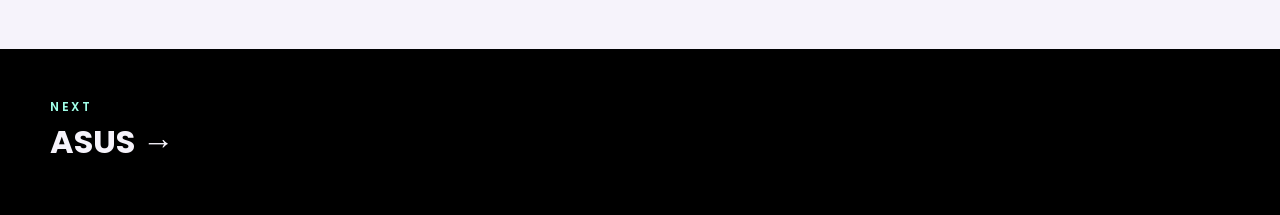
<file: project.html>
<!doctype html>
<html lang="en">
<head>
<meta charset="utf-8" />
<meta name="viewport" content="width=device-width, initial-scale=1" />
<title>Project — The Collective Mind</title>
<link rel="preconnect" href="https://fonts.googleapis.com" />
<link rel="preconnect" href="https://fonts.gstatic.com" crossorigin />
<link href="https://fonts.googleapis.com/css2?family=Poppins:wght@300;400;500;600;700;800&family=Roboto:wght@300;400;500;700&display=swap" rel="stylesheet" />
<link rel="stylesheet" href="style.css" />
<style>
  .pback{position:fixed;top:1.3rem;left:1.3rem;z-index:30;display:inline-flex;align-items:center;gap:.5rem;background:rgba(255,255,255,.1);backdrop-filter:blur(10px);border:1px solid rgba(255,255,255,.22);color:#fff;padding:.6rem 1.1rem;border-radius:100px;font-weight:600;font-size:.9rem}
  .pback:hover{background:rgba(255,255,255,.2)}
  .ph{display:flex;align-items:center;justify-content:center;background:linear-gradient(120deg,#181225,#241634);color:rgba(255,255,255,.5);font-size:.8rem;letter-spacing:.14em;text-transform:uppercase;font-weight:600;border-radius:16px;min-height:240px}
  .pmeta{display:flex;gap:.6rem;flex-wrap:wrap;margin-top:1.3rem}
  .pmeta span{font-size:.78rem;font-weight:600;letter-spacing:.06em;padding:.4rem .9rem;border-radius:100px;border:1px solid rgba(255,255,255,.25);color:#fff}
  .pnext{border-top:1px solid var(--line);padding:3rem 0}
  .pnext a{font-family:var(--disp);font-weight:700;font-size:clamp(1.3rem,3vw,2rem)}
  .pnext a:hover{color:var(--violet-deep,#6b46c1)}

  /* TEMPLATE 1 — CINEMATIC: full-bleed hero, centred story, wide gallery */
  .t-cine .phero{position:relative;height:88svh;min-height:520px;overflow:hidden;display:flex;align-items:flex-end;color:#fff}
  .t-cine .phero img,.t-cine .phero video{position:absolute;inset:0;width:100%;height:100%;object-fit:cover}
  .t-cine .phero::after{content:"";position:absolute;inset:0;background:linear-gradient(180deg,rgba(8,5,16,.2) 30%,rgba(8,5,16,.86))}
  .t-cine .phero .wrap{position:relative;z-index:2;padding-bottom:3.5rem}
  .t-cine .phero h1{font-family:var(--disp);font-weight:800;font-size:clamp(2.4rem,7vw,5.5rem);line-height:1;letter-spacing:-.02em;max-width:16ch}
  .t-cine .story{max-width:60ch;margin:0 auto;padding:clamp(3rem,7vw,6rem) 0;font-size:1.25rem;line-height:1.7;color:var(--ink)}
  .t-cine .gal{display:grid;grid-template-columns:repeat(2,1fr);gap:1rem;padding-bottom:5rem}
  .t-cine .gal .ph:nth-child(3n){grid-column:1/-1}

  /* TEMPLATE 2 — EDITORIAL / CASE STUDY: split hero, problem/approach/result, metrics */
  .t-edit .phero{padding:6rem 0 0}
  .t-edit .phero .wrap{display:grid;grid-template-columns:1fr 1fr;gap:3rem;align-items:center}
  @media(max-width:820px){.t-edit .phero .wrap{grid-template-columns:1fr}}
  .t-edit .phero h1{font-family:var(--disp);font-weight:800;font-size:clamp(2rem,5vw,3.6rem);line-height:1.04;letter-spacing:-.02em}
  .t-edit .phero .lead{color:var(--muted);font-size:1.15rem;margin-top:1rem;max-width:42ch}
  .t-edit .block{display:grid;grid-template-columns:1fr 1fr;gap:3rem;align-items:center;padding:clamp(2.5rem,5vw,4.5rem) 0;border-top:1px solid var(--line)}
  @media(max-width:820px){.t-edit .block{grid-template-columns:1fr}}
  .t-edit .block:nth-child(even) .txt{order:2}
  .t-edit .block h3{font-family:var(--disp);font-weight:700;font-size:1.6rem;margin-bottom:.6rem}
  .t-edit .block p{color:var(--muted);font-size:1.05rem;line-height:1.65}
  .t-edit .metrics{display:grid;grid-template-columns:repeat(3,1fr);gap:1rem;padding:3rem 0}
  @media(max-width:600px){.t-edit .metrics{grid-template-columns:1fr}}
  .t-edit .metric{border:1px solid var(--line);border-radius:18px;padding:1.8rem}
  .t-edit .metric b{font-family:var(--disp);font-size:2.6rem;font-weight:800;display:block;line-height:1}
  .t-edit .metric span{color:var(--muted);font-size:.92rem}

  /* TEMPLATE 3 — GALLERY-FIRST: bold title, immersive image grid, minimal copy */
  .t-gal .ghead{padding:7rem 0 2.5rem}
  .t-gal .ghead h1{font-family:var(--disp);font-weight:800;font-size:clamp(2.4rem,7vw,5rem);line-height:1;letter-spacing:-.02em;max-width:14ch}
  .t-gal .ghead p{color:var(--muted);font-size:1.15rem;max-width:48ch;margin-top:1.1rem}
  .t-gal .grid{columns:3;column-gap:1rem;padding-bottom:5rem}
  @media(max-width:900px){.t-gal .grid{columns:2}}
  @media(max-width:560px){.t-gal .grid{columns:1}}
  .t-gal .grid .ph{break-inside:avoid;margin-bottom:1rem;min-height:0}
  .t-gal .grid .ph.tall{aspect-ratio:3/4}
  .t-gal .grid .ph.wide{aspect-ratio:4/3}
</style>
</head>
<body>
<a class="pback" href="index.html#work">← All work</a>
<main id="proj"></main>
<footer class="contact" style="padding:0">
  <div class="wrap pnext">
    <p class="eyebrow" style="color:var(--mint)">Next</p>
    <a id="nextLink" href="index.html#work">See more work →</a>
  </div>
</footer>

<script src="gradient.js"></script>
<script>
(function(){
  // media helper
  function media(src,cls){return /\.(mp4|webm|mov)$/i.test(src)?'<video src="'+src+'" autoplay muted loop playsinline class="'+(cls||'')+'"></video>':'<img src="'+src+'" alt="" class="'+(cls||'')+'"/>';}
  function ph(label,cls){return '<div class="ph '+(cls||'')+'">'+(label||'Image coming soon')+'</div>';}

  // PROJECT DATA — hero media is real; gallery/sections use placeholders until you send images.
  // tpl: 'cine' | 'edit' | 'gal'
  var P={
    creativedubai:{t:'Creative Dubai',s:'Film · Campaign',m:'work/creative-dubai-1.mp4',tpl:'cine',d:"An art-direction film for Creative Dubai that asks what makes a masterpiece, layering classical painting and sculpture with motion and Arabic typography.",gallery:3},
    asus:{t:'ASUS',s:'Tech · Advertising',m:'work/asus.mp4',tpl:'cine',d:"A product launch film for ASUS: clean hero shots, reflections and motion built to make the hardware the story.",gallery:3},
    gulfood:{t:'Gulfood',s:'Event · Campaign',m:'work/gulfood.mp4',tpl:'cine',d:"Event film and content for Gulfood, the region's largest food and beverage trade show, capturing the scale and energy of the floor.",gallery:4},
    swamp:{t:'Swamp of Heroes',s:'Motion · 3D · Game',m:'work/swamp.mp4',tpl:'cine',d:"A 3D environment and cinematic lighting study for a game world, from set dressing to mood and atmosphere.",gallery:4},
    yallaplay:{t:'YallaPlay',s:'App · Gaming',m:'work/yallaplay.mp4',tpl:'cine',d:"Launch motion and identity for YallaPlay's Arneeb Masters, built to feel competitive and premium.",gallery:3},
    launch:{t:'Product launch',s:'Branding · Identity',m:'work/gs_launch.jpg',tpl:'edit',d:"Brand identity and packaging for a vitamin product launch, from logo and system through to on-pack and launch comms."},
    hospitality:{t:'Hospitality',s:'Brand · Art direction',m:'work/gs_hospitality.jpg',tpl:'edit',d:"Brand identity and art direction for a hospitality concept, from logo to uniforms and social."},
    fitness:{t:'Fitness',s:'Editorial · Brand',m:'work/gs_fitness.jpg',tpl:'edit',d:"Identity and wayfinding for GOAL, an indoor football arena: signage and environmental branding."},
    tourism:{t:'Destinations',s:'Tourism · Campaign',m:'work/gs_tourism.jpg',tpl:'edit',d:"The World's Coolest Winter tourism campaign for the UAE: bilingual art direction across digital and out-of-home."},
    sephora:{t:'Sephora',s:'Retail · Social',m:'work/gs_sephora.jpg',tpl:'edit',d:"A social-first content system for Sephora: one consistent visual language across formats and campaigns."},
    alnaser:{t:'Alnaser',s:'AI Production · 3D',m:'work/alnaser1.jpg',tpl:'gal',d:"Pixar-style AI characters for a sports property, designed, generated and art-directed as one consistent cast.",gallery:6},
    cuisine:{t:'Cuisine',s:'Food · Photography',m:'work/gs_cuisine.jpg',tpl:'gal',d:"AI-assisted food photography: appetising hero imagery generated and finished without a studio shoot.",gallery:6},
    restaurant:{t:'Restaurant',s:'Food · Social',m:'work/gs_restaurant.jpg',tpl:'gal',d:"AI food photography and social content for a restaurant: a full menu shot without a single plate leaving the kitchen.",gallery:6},
    holofair:{t:'Holofair',s:'UI/UX · Web & App',m:'work/holofair.gif',tpl:'gal',d:"UI/UX for Holofair, an XR collaboration platform: chat, profiles and settings designed as a system.",gallery:6},
    analytics:{t:'Integrated tech & AI',s:'AI solutions',m:'work/analytics.gif',tpl:'gal',d:"A live social-analytics dashboard: the integrated tools we build so a lean team can track brand performance across channels and AI search.",gallery:4},
    identity:{t:'Identity in motion',s:'Branding',m:'work/identity-motion.gif',tpl:'gal',d:"An animated brand identity: the logo and system brought to life for screens and social.",gallery:6}
  };
  var KEYS=Object.keys(P);

  function cine(p){
    var g='';for(var i=0;i<(p.gallery||3);i++) g+=ph('Image '+(i+1));
    return '<div class="t-cine">'+
      '<header class="phero">'+media(p.m)+'<div class="wrap"><p class="eyebrow" style="color:var(--mint)">'+p.s+'</p><h1>'+p.t+'</h1></div></header>'+
      '<div class="wrap"><div class="story">'+p.d+'</div></div>'+
      '<div class="wrap"><div class="gal">'+g+'</div></div></div>';
  }
  function edit(p){
    return '<div class="t-edit">'+
      '<header class="phero"><div class="wrap"><div class="txt"><p class="eyebrow">'+p.s+'</p><h1>'+p.t+'</h1><p class="lead">'+p.d+'</p><div class="pmeta" style="margin-top:1.4rem"><span style="border-color:var(--line);color:var(--ink)">Branding</span><span style="border-color:var(--line);color:var(--ink)">Art direction</span></div></div>'+media(p.m,'phero-img')+'</div></header>'+
      '<div class="wrap"><div class="block"><div class="txt"><h3>The brief</h3><p>[ Add the challenge here. What did the client need, and why did it matter? ]</p></div>'+ph('Image — brief')+'</div>'+
      '<div class="block">'+ph('Image — approach')+'<div class="txt"><h3>What we did</h3><p>[ Add the approach. The thinking, the craft, the system you built. ]</p></div></div>'+
      '<div class="block"><div class="txt"><h3>The result</h3><p>[ Add the outcome. What changed, what shipped, what it achieved. ]</p></div>'+ph('Image — result')+'</div>'+
      '<div class="metrics"><div class="metric"><b>—</b><span>[ metric ]</span></div><div class="metric"><b>—</b><span>[ metric ]</span></div><div class="metric"><b>—</b><span>[ metric ]</span></div></div></div></div>';
  }
  function gal(p){
    var cls=['tall','wide','tall','wide','wide','tall'],g='';
    for(var i=0;i<(p.gallery||6);i++) g+=ph('Image '+(i+1),cls[i%cls.length]);
    return '<div class="t-gal"><div class="wrap"><div class="ghead"><p class="eyebrow">'+p.s+'</p><h1>'+p.t+'</h1><p>'+p.d+'</p></div><div class="grid">'+g+'</div></div></div>';
  }

  var id=new URLSearchParams(location.search).get('id')||'creativedubai';
  var p=P[id]||P.creativedubai;
  document.title=p.t+' — The Collective Mind';
  var render={cine:cine,edit:edit,gal:gal}[p.tpl]||cine;
  document.getElementById('proj').innerHTML=render(p);

  // next project link
  var ni=(KEYS.indexOf(id)+1)%KEYS.length, np=P[KEYS[ni]];
  var nl=document.getElementById('nextLink'); nl.textContent=np.t+' →'; nl.href='project.html?id='+KEYS[ni];
})();
</script>
</body>
</html>
</file>
<file: style.css>
:root{
  --violet:#b19afe; --magenta:#f244c6; --blue:#24abff; --mint:#a0ffe8;
  --ink:#0e0a18; --ink2:#16101f; --paper:#f6f3fb; --muted:#6b6478; --line:rgba(14,10,24,.12);
  --grad:linear-gradient(93deg,#b19afe 3%,#f244c6 36%,#24abff 78%,#a0ffe8 113%);
  --disp:"Poppins","Roboto","Helvetica Neue",Arial,sans-serif; --body:"Poppins","Roboto","Helvetica Neue",Arial,sans-serif;
}
*{box-sizing:border-box;margin:0;padding:0}
html{scroll-behavior:smooth}
body{font-family:var(--body);background:var(--paper);color:var(--ink);-webkit-font-smoothing:antialiased;line-height:1.55;overflow-x:hidden}
a{color:inherit;text-decoration:none}
img,video{display:block;max-width:100%}
.wrap{max-width:1180px;margin:0 auto;padding:0 clamp(1.2rem,4vw,3rem)}
.grad-text{background:var(--grad);background-size:280% 100%;-webkit-background-clip:text;background-clip:text;-webkit-text-fill-color:transparent;color:transparent;animation:gradmove 7s ease-in-out infinite}
@keyframes gradmove{0%,100%{background-position:0% 50%}50%{background-position:100% 50%}}
@media(prefers-reduced-motion:reduce){.grad-text,.contact h2{animation:none}}
.eyebrow{font-size:.76rem;letter-spacing:.22em;text-transform:uppercase;font-weight:600;color:var(--muted)}
.btn{display:inline-flex;align-items:center;gap:.5rem;font-weight:600;font-size:.95rem;padding:.8rem 1.5rem;border-radius:100px;transition:transform .4s cubic-bezier(.16,1,.3,1),box-shadow .4s,background .3s;cursor:pointer;border:1px solid transparent;font-family:var(--body)}
.btn--solid{background:var(--ink);color:var(--paper)}.btn--solid:hover{transform:translateY(-2px);box-shadow:0 14px 40px rgba(14,10,24,.26)}
.btn--light{background:var(--paper);color:var(--ink)}.btn--light:hover{transform:translateY(-2px)}
.btn--lghost{border-color:rgba(255,255,255,.4);color:#fff}.btn--lghost:hover{background:rgba(255,255,255,.12)}
.btn--ghost{border-color:var(--line);color:var(--ink)}.btn--ghost:hover{background:rgba(14,10,24,.05)}
.btn--wa{background:var(--mint);color:#063b30}.btn--wa:hover{transform:translateY(-2px)}
.rv{opacity:0;transform:translateY(24px);transition:opacity .9s cubic-bezier(.16,1,.3,1),transform .9s cubic-bezier(.16,1,.3,1)}
.rv.in{opacity:1;transform:none}

/* shared nav */
.nav{position:absolute;top:0;left:0;right:0;z-index:3;display:flex;align-items:center;justify-content:space-between;padding:clamp(1.1rem,2.6vw,1.8rem) 0}
.nav .wrap{display:flex;align-items:center;justify-content:space-between;width:100%}
.mark{font-family:var(--disp);font-weight:800;letter-spacing:.02em;font-size:1.05rem;color:#fff}
.nav-links{display:flex;gap:1.5rem;align-items:center;font-size:.9rem;font-weight:500;color:#fff}
.nav-links a{opacity:.85;transition:opacity .3s}.nav-links a:hover{opacity:1}
@media(max-width:760px){.nav-links a:not(.cta){display:none}}

/* hero */
.hero{position:relative;display:flex;flex-direction:column;justify-content:center;color:#fff;overflow:hidden;isolation:isolate}
.hero--full{min-height:100svh}
.hero--band{min-height:62svh;padding-top:5rem}
.hero canvas{position:absolute;inset:0;width:100%;height:100%;z-index:-2;display:block}
.hero::after{content:"";position:absolute;inset:0;z-index:-1;pointer-events:none;background:linear-gradient(100deg,rgba(14,10,24,.4)0%,rgba(14,10,24,.12)30%,transparent 56%)}
.hero h1{font-family:var(--disp);font-weight:700;line-height:1.0;letter-spacing:-.02em;font-size:clamp(2.3rem,6vw,5rem);margin:.7rem 0 1.1rem;text-shadow:0 1px 30px rgba(20,8,44,.4);max-width:18ch}
.hero h1 .b{color:var(--mint)}
.hero p.lede{max-width:46ch;font-size:clamp(1rem,1.35vw,1.18rem);color:rgba(255,255,255,.9);text-shadow:0 1px 24px rgba(20,8,44,.4)}
.hero-cta{display:flex;gap:.7rem;flex-wrap:wrap;margin-top:1.7rem}

/* sections */
section{padding:clamp(3.5rem,8vw,6.5rem) 0}
.sec-head{max-width:46rem;margin-bottom:clamp(2rem,4vw,3rem)}
.sec-head h2{font-family:var(--disp);font-weight:700;line-height:1.04;letter-spacing:-.02em;font-size:clamp(1.8rem,4.4vw,3.2rem);margin:.5rem 0}
.sec-head p{color:var(--muted);font-size:1.06rem;max-width:44ch}

/* clients marquee */
.marquee{border-top:1px solid var(--line);border-bottom:1px solid var(--line);padding:1.2rem 0;overflow:hidden}
.track-m{display:flex;gap:3rem;white-space:nowrap;animation:scroll 42s linear infinite;font-weight:600;color:var(--muted);font-size:1rem}
@keyframes scroll{to{transform:translateX(-50%)}}

/* dark dancing-gradient canvas for dark sections */
.dark-canvas{position:absolute;inset:0;width:100%;height:100%;z-index:0;display:block}

/* footer / contact — pure black so it merges with the logos section */
.contact{background:#000;color:var(--paper);position:relative;overflow:hidden}
.contact .wrap{position:relative;z-index:2}
.contact h2{font-family:var(--disp);font-weight:800;letter-spacing:-.02em;font-size:clamp(2.4rem,8.4vw,5.6rem);line-height:1.12;padding-bottom:.1em;background:var(--grad);background-size:280% 100%;-webkit-background-clip:text;background-clip:text;-webkit-text-fill-color:transparent;color:transparent;animation:gradmove 7s ease-in-out infinite}
.contact .row{display:flex;justify-content:space-between;flex-wrap:wrap;gap:1.8rem;align-items:flex-end;margin-top:2.6rem}
.contact .cta-row{display:flex;gap:.7rem;flex-wrap:wrap;margin-top:2.2rem}
.foot{display:flex;justify-content:space-between;flex-wrap:wrap;gap:1rem;margin-top:3.5rem;padding-top:1.3rem;border-top:1px solid rgba(255,255,255,.15);color:rgba(255,255,255,.6);font-size:.84rem}
.foot .socials{display:flex;gap:1.1rem}.foot a:hover{color:#fff}
.email{font-size:clamp(1.05rem,2.2vw,1.6rem);font-weight:600;border-bottom:2px solid var(--mint);padding-bottom:.2rem}
</file>
